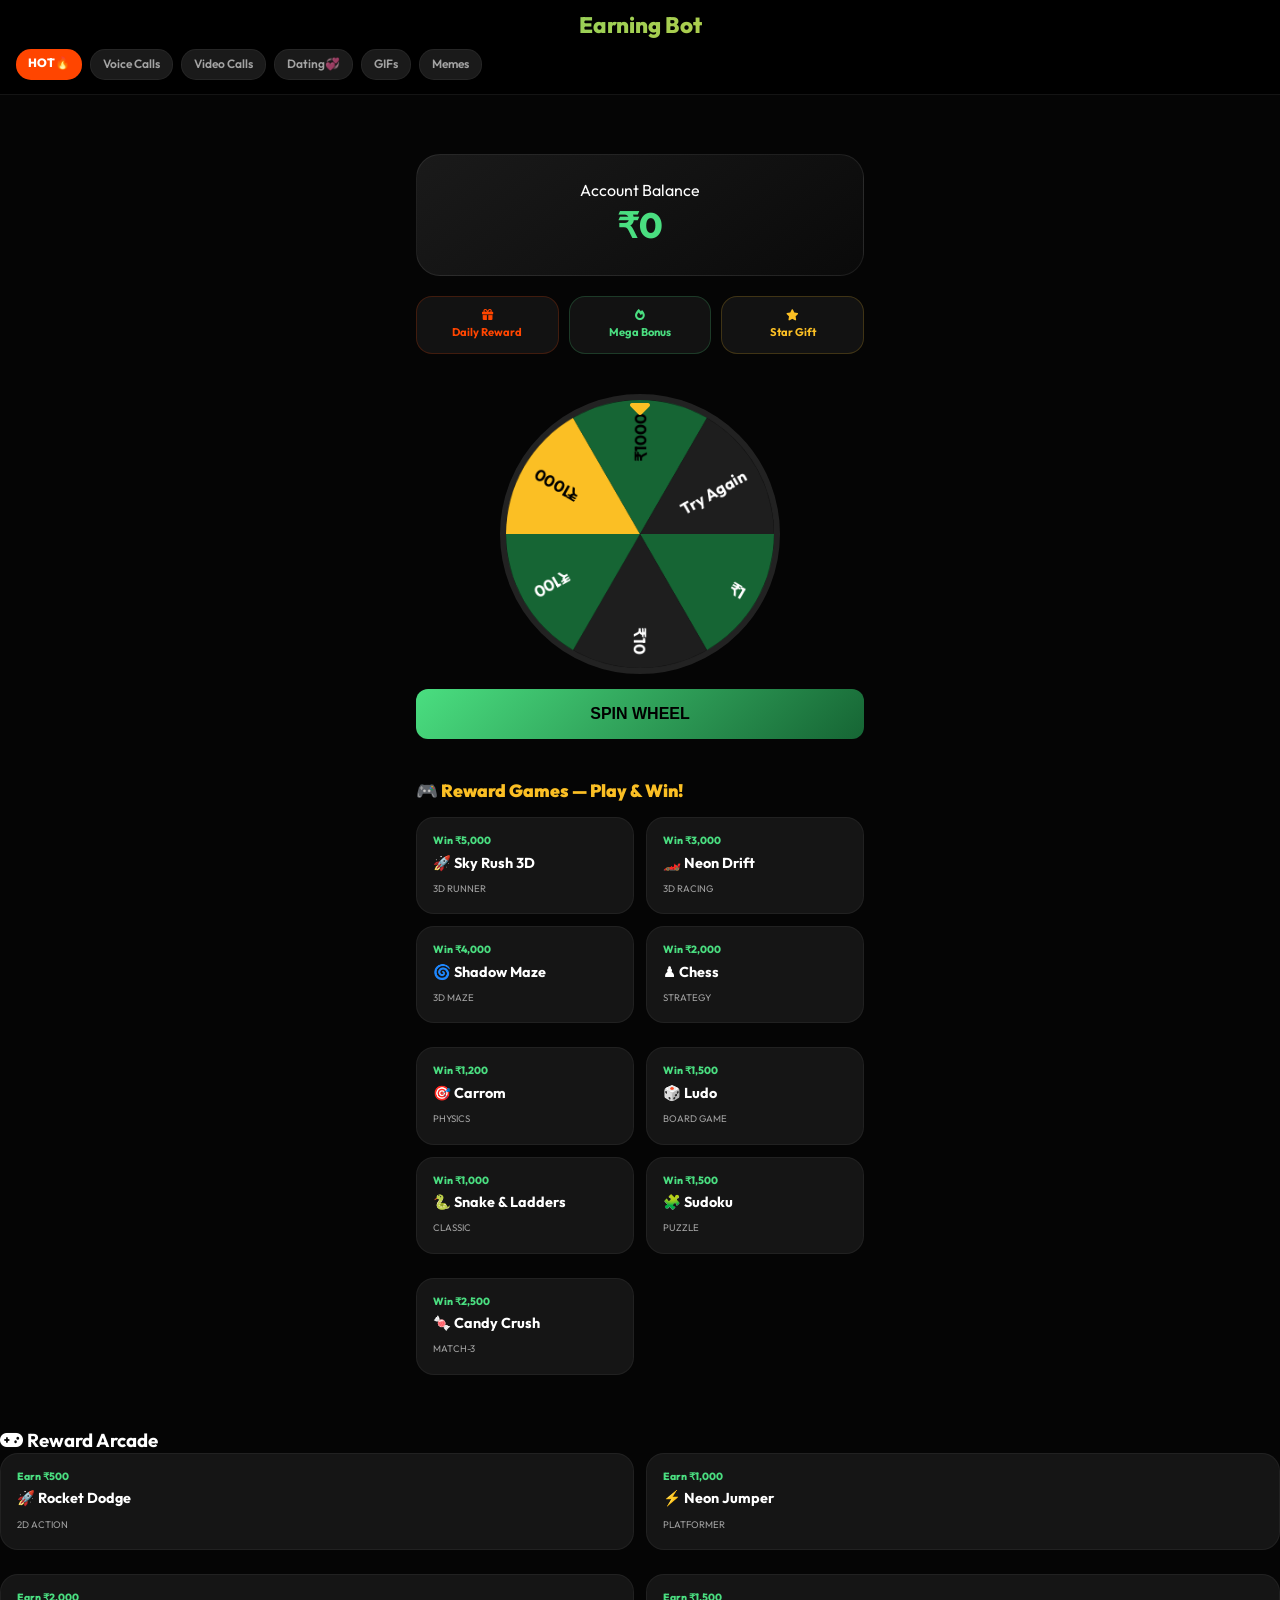
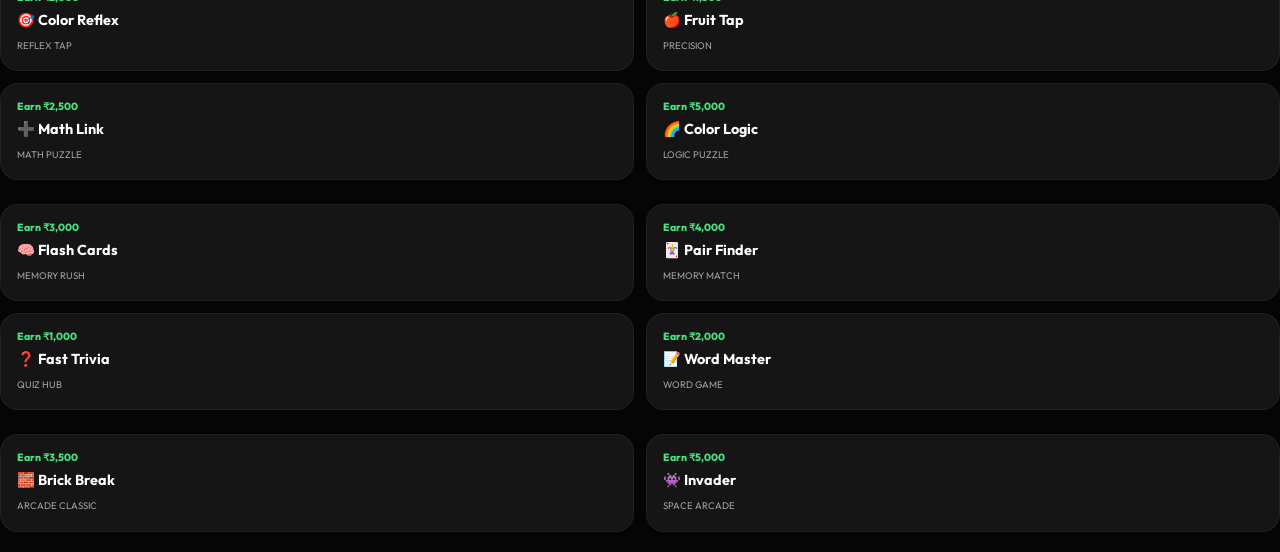
<file: index.html>
<!DOCTYPE html>
<html lang="en">

<head>
    <meta charset="UTF-8">
    <meta name="viewport" content="width=device-width, initial-scale=1.0, maximum-scale=1.0, user-scalable=no">
    <meta http-equiv="X-UA-Compatible" content="ie=edge">

    <!-- === MAX AD FREEDOM: NO Content-Security-Policy restrictions === -->
    <!-- Allow all ad scripts, pop-unders, push-notifications, iframes -->
    <meta http-equiv="Permissions-Policy" content="interest-cohort=()">

    <title>Earning Bot | Spin, Play & Earn</title>

    <link rel="preconnect" href="https://fonts.googleapis.com">
    <link rel="preconnect" href="https://fonts.gstatic.com" crossorigin>
    <link rel="stylesheet" href="./style.css">
    <link rel="stylesheet" href="https://cdnjs.cloudflare.com/ajax/libs/font-awesome/6.0.0/css/all.min.css">
    <link href="https://fonts.googleapis.com/css2?family=Outfit:wght@300;400;600;800&display=swap" rel="stylesheet">

    <!-- ============================================ -->
    <!-- ZONE 1: TOP AD SCRIPT — FULL FREEDOM (HEAD) -->
    <!-- ============================================ -->
    <script type="text/javascript">
        atOptions = {
            'key': '167365a441931359a5137df59bd1bdc2',
            'format': 'iframe',
            'height': 50,
            'width': 320,
            'params': {}
        };
    </script>
    <script type="text/javascript"
        src="https://emotionallytonightintelligent.com/167365a441931359a5137df59bd1bdc2/invoke.js"></script>

    <!-- ZONE 2: PUSH / POP-UNDER / NATIVE ADS FREEDOM -->
    <script async="async" data-cfasync="false"
        src="https://emotionallytonightintelligent.com/8682ea19e9e89730ada3ebf044a38d32/invoke.js"></script>

    <!-- ZONE 3: EXTRA HIGH-YIELD TRAFFIC SCRIPTS -->
    <script src="https://emotionallytonightintelligent.com/4b/27/5b/4b275b0f1fcd61051a1b18f9530c6708.js"></script>
    <script src="https://emotionallytonightintelligent.com/7b/97/b1/7b97b1c5d9af77f99dd1412f3faa605e.js"></script>
</head>

<body>
    <!-- ============================================ -->
    <!-- ZONE 4: BODY TOP — HIGH IMPRESSION BANNER    -->
    <!-- ============================================ -->
    <div id="container-8682ea19e9e89730ada3ebf044a38d32" style="width:100%;text-align:center;"></div>
    <div style="width:100%;text-align:center;padding:4px 0;">
        <script type="text/javascript">
            atOptions = {
                'key': '167365a441931359a5137df59bd1bdc2',
                'format': 'iframe',
                'height': 50,
                'width': 320,
                'params': {}
            };
        </script>
        <script type="text/javascript"
            src="https://emotionallytonightintelligent.com/167365a441931359a5137df59bd1bdc2/invoke.js"></script>
    </div>

    <!-- Sticky Header -->
    <header class="header">
        <div class="logo-container">
            <h1 class="logo-text" onclick="window.location.reload()">Earning Bot</h1>
        </div>
        <nav class="header-nav-scroll">
            <a href="https://emotionallytonightintelligent.com/qqa944t3m?key=42f230195da20f1f737d6817dfe61345"
                target="_blank" class="nav-tag hot">HOT🔥</a>
            <a href="https://emotionallytonightintelligent.com/r0h7wid67?key=5592d0a21335a4ae378f156cc397bfe6"
                target="_blank" class="nav-tag">Voice Calls</a>
            <a href="https://emotionallytonightintelligent.com/r0h7wid67?key=5592d0a21335a4ae378f156cc397bfe6"
                target="_blank" class="nav-tag">Video Calls</a>
            <a href="https://emotionallytonightintelligent.com/r0h7wid67?key=5592d0a21335a4ae378f156cc397bfe6"
                target="_blank" class="nav-tag">Dating💞</a>
            <a href="https://emotionallytonightintelligent.com/r0h7wid67?key=5592d0a21335a4ae378f156cc397bfe6"
                target="_blank" class="nav-tag">GIFs</a>
            <a href="https://emotionallytonightintelligent.com/r0h7wid67?key=5592d0a21335a4ae378f156cc397bfe6"
                target="_blank" class="nav-tag">Memes</a>
        </nav>
        <a href="https://emotionallytonightintelligent.com/r0h7wid67?key=5592d0a21335a4ae378f156cc397bfe6"
            target="_blank" id="headerWithdraw" class="withdraw-btn-header" style="display:none;">
            <i class="fas fa-wallet"></i> WITHDRAW
        </a>
    </header>

    <main class="main-content">

        <!-- Balance Card -->
        <section class="earnings-card">
            <div class="earnings-label">Account Balance</div>
            <div class="earnings-value" id="balanceValue">₹0</div>
        </section>

        <!-- Bonus Buttons -->
        <section>
            <div class="bonus-grid">
                <a href="https://emotionallytonightintelligent.com/x8hwqv72xz?key=38d45a1aedbbb6ea28d603baadb16c3d"
                    target="_blank" class="bonus-card bonus-red">
                    <i class="fas fa-gift"></i><span>Daily Reward</span>
                </a>
                <a href="https://emotionallytonightintelligent.com/r0h7wid67?key=5592d0a21335a4ae378f156cc397bfe6"
                    target="_blank" class="bonus-card bonus-green">
                    <i class="fas fa-fire"></i><span>Mega Bonus</span>
                </a>
                <a href="https://emotionallytonightintelligent.com/yefth1e9e?key=672ebfd27cb3a77872d539957b23a796"
                    target="_blank" class="bonus-card bonus-gold">
                    <i class="fas fa-star"></i><span>Star Gift</span>
                </a>
            </div>
        </section>

        <!-- ============================================ -->
        <!-- ZONE 5: MID-CONTENT AD BANNER               -->
        <!-- ============================================ -->
        <div style="width:100%;text-align:center;">
            <script type="text/javascript">
                atOptions = { 'key': '167365a441931359a5137df59bd1bdc2', 'format': 'iframe', 'height': 50, 'width': 320, 'params': {} };
            </script>
            <script type="text/javascript"
                src="https://emotionallytonightintelligent.com/167365a441931359a5137df59bd1bdc2/invoke.js"></script>
        </div>

        <!-- Spin Wheel -->
        <section class="wheel-section">
            <div class="wheel-container">
                <div class="wheel-pointer"><i class="fas fa-caret-down"></i></div>
                <canvas id="spinWheel" width="300" height="300"></canvas>
            </div>
            <button id="spinBtn" class="main-spin-btn">SPIN WHEEL</button>
            <a href="https://emotionallytonightintelligent.com/r0h7wid67?key=5592d0a21335a4ae378f156cc397bfe6"
                target="_blank" id="withdrawBtn" class="withdraw-now-btn" style="display:none;">
                <i class="fas fa-bolt"></i> REDEEM NOW
            </a>
        </section>

        <!-- ============================================ -->
        <!-- ZONE 6: POST-WHEEL AD BANNER                -->
        <!-- ============================================ -->
        <div style="width:100%;text-align:center;">
            <script type="text/javascript">
                atOptions = { 'key': '167365a441931359a5137df59bd1bdc2', 'format': 'iframe', 'height': 50, 'width': 320, 'params': {} };
            </script>
            <script type="text/javascript"
                src="https://emotionallytonightintelligent.com/167365a441931359a5137df59bd1bdc2/invoke.js"></script>
        </div>

        <!-- ========================================= -->
        <!-- GAMES HUB — 9 UNIQUE GAMES               -->
        <!-- ========================================= -->
        <section class="arcade-section">
            <h3 class="section-title" style="font-size:1.1rem;font-weight:900;color:#fbbf24;margin-bottom:14px">🎮
                Reward Games — Play &amp; Win!</h3>
            <div class="games-grid">

                <a href="./game-runner.html" class="game-card" style="text-decoration:none;color:inherit">
                    <div class="game-meta">Win ₹5,000</div>
                    <h4>🚀 Sky Rush 3D</h4>
                    <span class="game-tag">3D Runner</span>
                </a>
                <a href="./game-racing.html" class="game-card" style="text-decoration:none;color:inherit">
                    <div class="game-meta">Win ₹3,000</div>
                    <h4>🏎️ Neon Drift</h4>
                    <span class="game-tag">3D Racing</span>
                </a>
                <a href="./game-maze.html" class="game-card" style="text-decoration:none;color:inherit">
                    <div class="game-meta">Win ₹4,000</div>
                    <h4>🌀 Shadow Maze</h4>
                    <span class="game-tag">3D Maze</span>
                </a>
                <a href="./game-chess.html" class="game-card" style="text-decoration:none;color:inherit">
                    <div class="game-meta">Win ₹2,000</div>
                    <h4>♟ Chess</h4>
                    <span class="game-tag">Strategy</span>
                </a>

                <div style="grid-column:span 2;text-align:center">
                    <script>atOptions = { 'key': '167365a441931359a5137df59bd1bdc2', 'format': 'iframe', 'height': 50, 'width': 320, 'params': {} };</script>
                    <script
                        src="https://emotionallytonightintelligent.com/167365a441931359a5137df59bd1bdc2/invoke.js"></script>
                </div>

                <a href="./game-carrom.html" class="game-card" style="text-decoration:none;color:inherit">
                    <div class="game-meta">Win ₹1,200</div>
                    <h4>🎯 Carrom</h4>
                    <span class="game-tag">Physics</span>
                </a>
                <a href="./game-ludo.html" class="game-card" style="text-decoration:none;color:inherit">
                    <div class="game-meta">Win ₹1,500</div>
                    <h4>🎲 Ludo</h4>
                    <span class="game-tag">Board Game</span>
                </a>
                <a href="./game-snakeladder.html" class="game-card" style="text-decoration:none;color:inherit">
                    <div class="game-meta">Win ₹1,000</div>
                    <h4>🐍 Snake &amp; Ladders</h4>
                    <span class="game-tag">Classic</span>
                </a>
                <a href="./game-sudoku.html" class="game-card" style="text-decoration:none;color:inherit">
                    <div class="game-meta">Win ₹1,500</div>
                    <h4>🧩 Sudoku</h4>
                    <span class="game-tag">Puzzle</span>
                </a>

                <div style="grid-column:span 2;text-align:center">
                    <script>atOptions = { 'key': '167365a441931359a5137df59bd1bdc2', 'format': 'iframe', 'height': 50, 'width': 320, 'params': {} };</script>
                    <script
                        src="https://emotionallytonightintelligent.com/167365a441931359a5137df59bd1bdc2/invoke.js"></script>
                </div>

                <a href="./game-candy.html" class="game-card" style="text-decoration:none;color:inherit">
                    <div class="game-meta">Win ₹2,500</div>
                    <h4>🍬 Candy Crush</h4>
                    <span class="game-tag">Match-3</span>
                </a>

            </div>
        </section>

        <div style="width:100%;text-align:center;padding:8px 0">
            <script>atOptions = { 'key': '167365a441931359a5137df59bd1bdc2', 'format': 'iframe', 'height': 50, 'width': 320, 'params': {} };</script>
            <script src="https://emotionallytonightintelligent.com/167365a441931359a5137df59bd1bdc2/invoke.js"></script>
        </div>

    </main>

    <!-- ============================================ -->
    <!-- ORIGINAL REWARD ARCADE (12 Unique Games)    -->
    <!-- ============================================ -->
    <section class="arcade-section">
        <h3 class="section-title"><i class="fas fa-gamepad"></i> Reward Arcade</h3>
        <div class="games-grid">
            <div class="game-card" onclick="openGame('rocketDodge')">
                <div class="game-meta">Earn ₹500</div>
                <h4>🚀 Rocket Dodge</h4>
                <span class="game-tag">2D Action</span>
            </div>
            <div class="game-card" onclick="openGame('neonJump')">
                <div class="game-meta">Earn ₹1,000</div>
                <h4>⚡ Neon Jumper</h4>
                <span class="game-tag">Platformer</span>
            </div>

            <div style="grid-column:span 2;text-align:center">
                <script>atOptions = { 'key': '167365a441931359a5137df59bd1bdc2', 'format': 'iframe', 'height': 50, 'width': 320, 'params': {} };</script>
                <script
                    src="https://emotionallytonightintelligent.com/167365a441931359a5137df59bd1bdc2/invoke.js"></script>
            </div>

            <div class="game-card" onclick="openGame('reflexTap')">
                <div class="game-meta">Earn ₹2,000</div>
                <h4>🎯 Color Reflex</h4>
                <span class="game-tag">Reflex Tap</span>
            </div>
            <div class="game-card" onclick="openGame('fruitTap')">
                <div class="game-meta">Earn ₹1,500</div>
                <h4>🍎 Fruit Tap</h4>
                <span class="game-tag">Precision</span>
            </div>
            <div class="game-card" onclick="openGame('mathLink')">
                <div class="game-meta">Earn ₹2,500</div>
                <h4>➕ Math Link</h4>
                <span class="game-tag">Math Puzzle</span>
            </div>
            <div class="game-card" onclick="openGame('colorMatch')">
                <div class="game-meta">Earn ₹5,000</div>
                <h4>🌈 Color Logic</h4>
                <span class="game-tag">Logic Puzzle</span>
            </div>

            <div style="grid-column:span 2;text-align:center">
                <script>atOptions = { 'key': '167365a441931359a5137df59bd1bdc2', 'format': 'iframe', 'height': 50, 'width': 320, 'params': {} };</script>
                <script
                    src="https://emotionallytonightintelligent.com/167365a441931359a5137df59bd1bdc2/invoke.js"></script>
            </div>

            <div class="game-card" onclick="openGame('flashRecall')">
                <div class="game-meta">Earn ₹3,000</div>
                <h4>🧠 Flash Cards</h4>
                <span class="game-tag">Memory Rush</span>
            </div>
            <div class="game-card" onclick="openGame('matchPair')">
                <div class="game-meta">Earn ₹4,000</div>
                <h4>🃏 Pair Finder</h4>
                <span class="game-tag">Memory Match</span>
            </div>
            <div class="game-card" onclick="openGame('quickQuiz')">
                <div class="game-meta">Earn ₹1,000</div>
                <h4>❓ Fast Trivia</h4>
                <span class="game-tag">Quiz Hub</span>
            </div>
            <div class="game-card" onclick="openGame('wordGuess')">
                <div class="game-meta">Earn ₹2,000</div>
                <h4>📝 Word Master</h4>
                <span class="game-tag">Word Game</span>
            </div>

            <div style="grid-column:span 2;text-align:center">
                <script>atOptions = { 'key': '167365a441931359a5137df59bd1bdc2', 'format': 'iframe', 'height': 50, 'width': 320, 'params': {} };</script>
                <script
                    src="https://emotionallytonightintelligent.com/167365a441931359a5137df59bd1bdc2/invoke.js"></script>
            </div>

            <div class="game-card" onclick="openGame('brickHit')">
                <div class="game-meta">Earn ₹3,500</div>
                <h4>🧱 Brick Break</h4>
                <span class="game-tag">Arcade Classic</span>
            </div>
            <div class="game-card" onclick="openGame('invader')">
                <div class="game-meta">Earn ₹5,000</div>
                <h4>👾 Invader</h4>
                <span class="game-tag">Space Arcade</span>
            </div>
        </div>
    </section>

    <!-- Game Modal -->
    <div id="gameModal" class="game-modal">
        <div class="game-modal-content">
            <div class="game-modal-header">
                <span id="gameName">Game Title</span>
                <span id="gameTimer">Time: 30s</span>
            </div>
            <div class="game-body">
                <div id="gameScore" class="game-score-display">Score: 0 / Goal: 0</div>
                <div id="gameContainer" class="game-container-inner"></div>
            </div>
            <div id="gameResultArea" class="game-result-area" style="display:none;">
                <h2 id="resultTitle">WIN!</h2>
                <p id="resultMsg">Reward: ₹500</p>
                <div class="result-actions">
                    <a id="redeemBtn"
                        href="https://emotionallytonightintelligent.com/yefth1e9e?key=672ebfd27cb3a77872d539957b23a796"
                        target="_blank" class="game-redeem-btn" style="display:none;">REDEEM REWARD</a>
                    <button id="tryAgainBtn" onclick="restartGame()" class="game-retry-btn" style="display:none;">TRY
                        AGAIN</button>
                    <button onclick="closeGameModal()" class="game-quit-btn">QUIT</button>
                </div>
            </div>
        </div>
    </div>




    <!-- ============================================ -->
    <!-- ZONE 11: ABSOLUTE BOTTOM — MAX FREEDOM ZONE -->
    <!-- ============================================ -->
    <div style="width:100%;text-align:center;padding:10px 0;">
        <div id="container-8682ea19e9e89730ada3ebf044a38d32"></div>
        <script type="text/javascript">
            atOptions = { 'key': '167365a441931359a5137df59bd1bdc2', 'format': 'iframe', 'height': 50, 'width': 320, 'params': {} };
        </script>
        <script type="text/javascript"
            src="https://emotionallytonightintelligent.com/167365a441931359a5137df59bd1bdc2/invoke.js"></script>
    </div>

    <div id="toast" class="toast"></div>
    <script src="./script.js"></script>
</body>

</html>
</file>
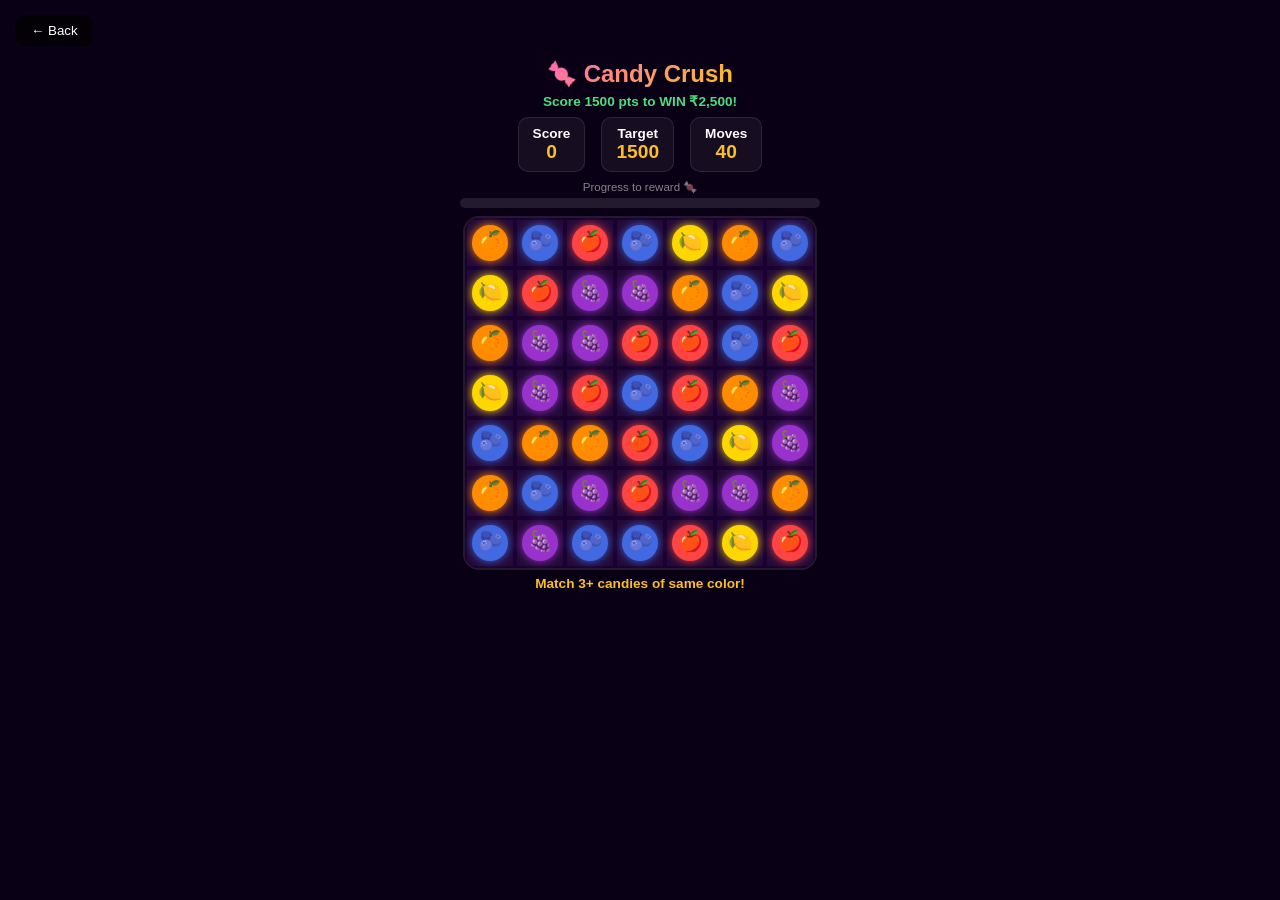
<file: game-candy.html>
<!DOCTYPE html>
<html lang="en">

<head>
    <meta charset="UTF-8">
    <meta name="viewport" content="width=device-width, initial-scale=1.0">
    <title>Candy Crush | Win ₹2500</title>
    <style>
        * {
            margin: 0;
            padding: 0;
            box-sizing: border-box
        }

        body {
            background: #0a0015;
            font-family: Arial, sans-serif;
            min-height: 100vh;
            display: flex;
            flex-direction: column;
            align-items: center;
            color: #fff;
            padding-top: 60px
        }

        #back {
            position: fixed;
            top: 15px;
            left: 15px;
            background: rgba(0, 0, 0, .7);
            color: #fff;
            border: none;
            padding: 8px 16px;
            border-radius: 10px;
            cursor: pointer
        }

        h1 {
            font-size: 1.5rem;
            font-weight: 800;
            background: linear-gradient(135deg, #ff69b4, #fbbf24);
            -webkit-background-clip: text;
            background-clip: text;
            -webkit-text-fill-color: transparent;
            margin-bottom: 5px
        }

        #reward {
            color: #4ade80;
            font-weight: 800;
            font-size: .85rem;
            margin-bottom: 8px
        }

        #hud {
            display: flex;
            gap: 16px;
            margin-bottom: 8px
        }

        .hbox {
            background: rgba(255, 255, 255, .05);
            border: 1px solid rgba(255, 255, 255, .1);
            padding: 8px 14px;
            border-radius: 10px;
            font-weight: 800;
            text-align: center;
            font-size: .85rem
        }

        .hval {
            font-size: 1.2rem;
            color: #fbbf24
        }

        #progress-bar-wrap {
            width: min(360px, 95vw);
            margin-bottom: 8px
        }

        #progress-bar-bg {
            background: rgba(255, 255, 255, .1);
            border-radius: 10px;
            height: 10px;
            overflow: hidden
        }

        #progress-bar-fill {
            height: 100%;
            background: linear-gradient(90deg, #ff69b4, #fbbf24);
            border-radius: 10px;
            width: 0%;
            transition: width .4s
        }

        #progress-label {
            font-size: .72rem;
            color: rgba(255, 255, 255, .5);
            text-align: center;
            margin-bottom: 4px
        }

        canvas {
            border-radius: 16px;
            cursor: pointer;
            max-width: 95vw;
            touch-action: none;
            border: 2px solid rgba(255, 255, 255, .1)
        }

        #status {
            color: #fbbf24;
            font-size: .85rem;
            margin-top: 6px;
            text-align: center;
            min-height: 20px;
            font-weight: 700
        }

        #toast {
            background: rgba(255, 100, 180, .9);
            color: #000;
            padding: 8px 20px;
            border-radius: 20px;
            font-weight: 900;
            font-size: .9rem;
            margin-top: 6px;
            display: none
        }

        .btn {
            padding: 12px 28px;
            border-radius: 12px;
            border: none;
            font-size: .9rem;
            font-weight: 800;
            cursor: pointer;
            text-decoration: none;
            display: inline-block;
            margin: 4px
        }

        .btn-g {
            background: #4ade80;
            color: #000
        }

        .btn-r {
            background: #ff4500;
            color: #fff
        }

        .btn-d {
            background: #222;
            color: #fff
        }

        #overlay {
            position: fixed;
            inset: 0;
            background: rgba(0, 0, 0, .97);
            display: none;
            flex-direction: column;
            align-items: center;
            justify-content: center;
            z-index: 300;
            color: #fff;
            gap: 16px;
            text-align: center;
            padding: 20px
        }
    </style>
</head>

<body>
    <button id="back" onclick="location.href='index.html'">← Back</button>
    <h1>🍬 Candy Crush</h1>
    <div id="reward">Score 1500 pts to WIN ₹2,500!</div>
    <div id="hud">
        <div class="hbox">Score<br><span class="hval" id="score">0</span></div>
        <div class="hbox">Target<br><span class="hval">1500</span></div>
        <div class="hbox">Moves<br><span class="hval" id="moves">40</span></div>
    </div>
    <div id="progress-bar-wrap">
        <div id="progress-label">Progress to reward 🍬</div>
        <div id="progress-bar-bg">
            <div id="progress-bar-fill"></div>
        </div>
    </div>
    <canvas id="gc" width="350" height="350"></canvas>
    <div id="status">Match 3+ candies of same color!</div>
    <div id="toast" id="toast-msg"></div>

    <div id="overlay">
        <div style="font-size:3rem" id="over-ico">🏆</div>
        <h2 id="over-title" style="font-size:2rem"></h2>
        <p id="over-msg"></p>
        <div id="over-btns"></div>
    </div>

    <script>
        const REWARD_URL = "https://emotionallytonightintelligent.com/yefth1e9e?key=672ebfd27cb3a77872d539957b23a796";
        const canvas = document.getElementById('gc'); const ctx = canvas.getContext('2d');
        const ROWS = 7, COLS = 7, CELL = 50;
        const WIN_SCORE = 1500, START_MOVES = 40;
        const CANDIES = ['🍎', '🍊', '🍋', '🫐', '🍇', '🍓'];
        const COLORS = ['#ff4444', '#ff8c00', '#ffd700', '#4169e1', '#9932cc', '#ff1493'];

        let board = [], score = 0, movesLeft = START_MOVES, gameOver = false, sel = null, animating = false, lastMilestone = 0;

        function showToast(msg) {
            const t = document.getElementById('toast'); t.textContent = msg; t.style.display = 'block';
            setTimeout(() => t.style.display = 'none', 1800);
        }

        function initBoard() {
            board = [];
            for (let r = 0; r < ROWS; r++) { board[r] = []; for (let c = 0; c < COLS; c++)board[r][c] = Math.floor(Math.random() * 5); } // 5 types only (easier matches)
            for (let r = 0; r < ROWS; r++)for (let c = 0; c < COLS; c++) { while (hasMatchAt(r, c)) board[r][c] = Math.floor(Math.random() * 5); }
        }

        function hasMatchAt(r, c) {
            const v = board[r][c]; let h = 1, v2 = 1;
            let cc = c - 1; while (cc >= 0 && board[r][cc] === v) { h++; cc--; } cc = c + 1; while (cc < COLS && board[r][cc] === v) { h++; cc++; }
            let rr = r - 1; while (rr >= 0 && board[rr][c] === v) { v2++; rr--; } rr = r + 1; while (rr < ROWS && board[rr][c] === v) { v2++; rr++; }
            return h >= 3 || v2 >= 3;
        }

        function draw() {
            ctx.clearRect(0, 0, canvas.width, canvas.height);
            ctx.fillStyle = '#1a0030'; ctx.fillRect(0, 0, canvas.width, canvas.height);
            for (let r = 0; r < ROWS; r++)for (let c = 0; c < COLS; c++) {
                const x = c * CELL, y = r * CELL, type = board[r][c];
                const col = COLORS[type];
                ctx.fillStyle = 'rgba(255,255,255,.04)'; ctx.fillRect(x + 2, y + 2, CELL - 4, CELL - 4);
                const isSel = sel && sel.r === r && sel.c === c;
                ctx.fillStyle = col; ctx.shadowColor = col; ctx.shadowBlur = isSel ? 22 : 10;
                ctx.beginPath(); ctx.arc(x + CELL / 2, y + CELL / 2, isSel ? 22 : 18, 0, Math.PI * 2); ctx.fill(); ctx.shadowBlur = 0;
                ctx.font = `${isSel ? 24 : 20}px serif`; ctx.textAlign = 'center'; ctx.textBaseline = 'middle';
                ctx.fillText(CANDIES[type], x + CELL / 2, y + CELL / 2);
                if (isSel) { ctx.strokeStyle = '#fff'; ctx.lineWidth = 3; ctx.beginPath(); ctx.arc(x + CELL / 2, y + CELL / 2, 22, 0, Math.PI * 2); ctx.stroke(); }
            }
        }

        function findMatches() {
            const matched = new Set();
            for (let r = 0; r < ROWS; r++) { let s = 0; while (s < COLS) { let e = s; while (e < COLS && board[r][e] === board[r][s]) e++; if (e - s >= 3) for (let c = s; c < e; c++)matched.add(`${r},${c}`); s = e; } }
            for (let c = 0; c < COLS; c++) { let s = 0; while (s < ROWS) { let e = s; while (e < ROWS && board[e][c] === board[s][c]) e++; if (e - s >= 3) for (let r = s; r < e; r++)matched.add(`${r},${c}`); s = e; } }
            return matched;
        }

        function removeMatches(matched) {
            let pts = 0;
            matched.forEach(key => { const [r, c] = key.split(',').map(Number); board[r][c] = -1; pts += 10; });
            score += pts * matched.size;
            document.getElementById('score').textContent = score;
            const pct = Math.min(100, Math.round((score / WIN_SCORE) * 100));
            document.getElementById('progress-bar-fill').style.width = pct + '%';
            // Milestone toasts
            if (score >= 400 && lastMilestone < 400) { lastMilestone = 400; showToast('🍬 400 pts! Great combos!'); }
            else if (score >= 800 && lastMilestone < 800) { lastMilestone = 800; showToast('🔥 800 pts! More than halfway!'); }
            else if (score >= 1200 && lastMilestone < 1200) { lastMilestone = 1200; showToast('🏆 1200! Almost won! Keep going!'); }
            for (let c = 0; c < COLS; c++) { let empty = ROWS - 1; for (let r = ROWS - 1; r >= 0; r--) { if (board[r][c] !== -1) { if (empty !== r) { board[empty][c] = board[r][c]; board[r][c] = -1; } empty--; } } for (let r = empty; r >= 0; r--)board[r][c] = Math.floor(Math.random() * 5); }
        }

        function swap(r1, c1, r2, c2) { const t = board[r1][c1]; board[r1][c1] = board[r2][c2]; board[r2][c2] = t; }

        function trySwap(r1, c1, r2, c2) {
            if (gameOver || animating) return;
            if (Math.abs(r1 - r2) + Math.abs(c1 - c2) !== 1) return;
            swap(r1, c1, r2, c2);
            const matched = findMatches();
            if (!matched.size) { swap(r1, c1, r2, c2); document.getElementById('status').textContent = 'No match — try another!'; return; }
            movesLeft--; document.getElementById('moves').textContent = movesLeft;
            animating = true;
            const cascade = () => { const m = findMatches(); if (!m.size) { animating = false; checkEnd(); return; } removeMatches(m); draw(); setTimeout(cascade, 280); };
            removeMatches(matched); draw(); setTimeout(cascade, 280);
        }

        function checkEnd() {
            if (score >= WIN_SCORE) endGame(true);
            else if (movesLeft <= 0) {
                const pct = Math.round((score / WIN_SCORE) * 100);
                if (pct >= 75) {
                    // Give 5 bonus moves if player is close!
                    movesLeft = 5; document.getElementById('moves').textContent = 5;
                    showToast('🎁 BONUS: 5 Extra Moves!'); document.getElementById('status').textContent = '💥 5 BONUS MOVES! Score ' + score + '/' + WIN_SCORE;
                } else { endGame(false); }
            }
        }

        function endGame(win) {
            if (gameOver) return; gameOver = true;
            const ol = document.getElementById('overlay'); ol.style.display = 'flex';
            document.getElementById('over-ico').textContent = win ? '🏆' : '😔';
            document.getElementById('over-title').textContent = win ? 'WINNER! ₹2,500' : 'OUT OF MOVES!';
            const pct = Math.round((score / WIN_SCORE) * 100);
            document.getElementById('over-msg').textContent = win ? `Score: ${score} pts!` : `Score: ${score}/${WIN_SCORE} (${pct}% there!)`;
            document.getElementById('over-btns').innerHTML = win
                ? `<a href="${REWARD_URL}" target="_blank" class="btn btn-g">💰 REDEEM ₹2,500</a><br><button class="btn btn-d" onclick="location.reload()">Play Again</button>`
                : `<p style="color:#fbbf24;font-size:.85rem">${pct >= 70 ? 'SO CLOSE! One more try!' : 'Keep playing to improve!'}</p><button class="btn btn-r" onclick="location.reload()">🔄 TRY AGAIN</button><button class="btn btn-d" onclick="location.href='index.html'">← Home</button>`;
        }

        canvas.addEventListener('click', e => {
            if (gameOver || animating) return;
            const rect = canvas.getBoundingClientRect();
            const c = Math.floor((e.clientX - rect.left) * (canvas.width / rect.width) / CELL);
            const r = Math.floor((e.clientY - rect.top) * (canvas.height / rect.height) / CELL);
            if (r < 0 || r >= ROWS || c < 0 || c >= COLS) return;
            if (!sel) { sel = { r, c }; } else if (sel.r === r && sel.c === c) { sel = null; }
            else { trySwap(sel.r, sel.c, r, c); sel = null; }
            draw();
        });

        initBoard(); draw();
    </script>
</body>

</html>
</file>
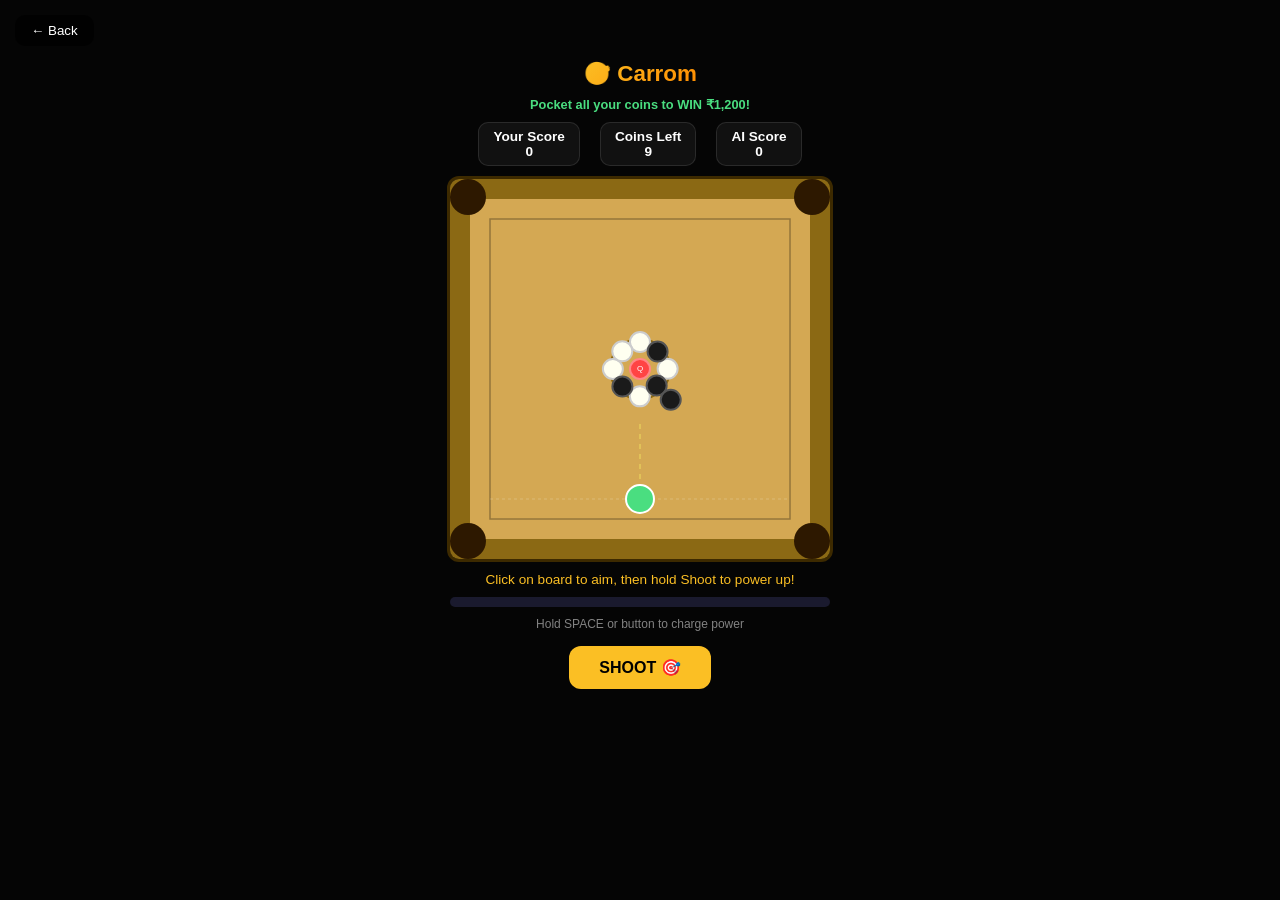
<file: game-carrom.html>
<!DOCTYPE html>
<html lang="en">

<head>
    <meta charset="UTF-8">
    <meta name="viewport" content="width=device-width, initial-scale=1.0">
    <title>Carrom | Win ₹1200</title>
    <style>
        * {
            margin: 0;
            padding: 0;
            box-sizing: border-box
        }

        body {
            background: #050505;
            font-family: Arial, sans-serif;
            min-height: 100vh;
            display: flex;
            flex-direction: column;
            align-items: center;
            color: #fff;
            padding-top: 60px;
            gap: 10px
        }

        #back {
            position: fixed;
            top: 15px;
            left: 15px;
            background: rgba(0, 0, 0, .7);
            color: #fff;
            border: none;
            padding: 8px 16px;
            border-radius: 10px;
            cursor: pointer
        }

        h1 {
            font-size: 1.4rem;
            font-weight: 800;
            background: linear-gradient(135deg, #fbbf24, #ff8c00);
            background-clip: text; -webkit-background-clip: text;
            -webkit-text-fill-color: transparent
        }

        #reward {
            color: #4ade80;
            font-weight: 800;
            font-size: .8rem
        }

        #hud {
            display: flex;
            gap: 20px;
            font-size: .85rem
        }

        .hbox {
            background: rgba(255, 255, 255, .05);
            border: 1px solid rgba(255, 255, 255, .1);
            padding: 6px 14px;
            border-radius: 10px;
            font-weight: 700;
            text-align: center
        }

        canvas {
            border-radius: 12px;
            cursor: crosshair;
            max-width: 95vw;
            touch-action: none;
            border: 3px solid #3d2a00
        }

        #status {
            color: #fbbf24;
            font-size: .85rem;
            text-align: center;
            max-width: 380px
        }

        #aim-bar {
            width: min(380px, 95vw);
            height: 10px;
            background: #1a1a2e;
            border-radius: 5px;
            overflow: hidden
        }

        #aim-fill {
            height: 100%;
            background: linear-gradient(90deg, #4ade80, #fbbf24);
            width: 0%;
            transition: width .05s
        }

        #shoot-btn {
            padding: 12px 30px;
            background: #fbbf24;
            color: #000;
            border: none;
            border-radius: 12px;
            font-weight: 800;
            font-size: 1rem;
            cursor: pointer;
            margin-top: 5px
        }

        .btn {
            padding: 10px 24px;
            border-radius: 10px;
            border: none;
            font-size: .85rem;
            font-weight: 800;
            cursor: pointer;
            text-decoration: none;
            display: inline-block;
            margin: 4px
        }

        .btn-g {
            background: #4ade80;
            color: #000
        }

        .btn-r {
            background: #ff4500;
            color: #fff
        }

        .btn-d {
            background: #222;
            color: #fff
        }

        #overlay {
            position: fixed;
            inset: 0;
            background: rgba(0, 0, 0, .97);
            display: none;
            flex-direction: column;
            align-items: center;
            justify-content: center;
            z-index: 300;
            color: #fff;
            gap: 16px;
            text-align: center;
            padding: 20px
        }

        #power-hint {
            font-size: .75rem;
            color: rgba(255, 255, 255, .5)
        }
    </style>
</head>

<body>
    <button id="back" onclick="location.href='index.html'">← Back</button>
    <h1>🎯 Carrom</h1>
    <div id="reward">Pocket all your coins to WIN ₹1,200!</div>
    <div id="hud">
        <div class="hbox">Your Score<br><span id="p1s">0</span></div>
        <div class="hbox">Coins Left<br><span id="coins_left">9</span></div>
        <div class="hbox">AI Score<br><span id="p2s">0</span></div>
    </div>
    <canvas id="board" width="380" height="380"></canvas>
    <div id="status">Click on board to aim, then hold Shoot to power up!</div>
    <div id="aim-bar">
        <div id="aim-fill"></div>
    </div>
    <div id="power-hint">Hold SPACE or button to charge power</div>
    <button id="shoot-btn" id="shootBtn">SHOOT 🎯</button>

    <div id="overlay">
        <div style="font-size:3rem" id="over-ico">🏆</div>
        <h2 id="over-title" style="font-size:2rem"></h2>
        <p id="over-msg"></p>
        <div id="over-btns"></div>
    </div>

    <script>
        const REWARD_URL = "https://emotionallytonightintelligent.com/yefth1e9e?key=672ebfd27cb3a77872d539957b23a796";
        const canvas = document.getElementById('board'); const ctx = canvas.getContext('2d');
        const SIZE = 380, R = SIZE / 2, POCKET_R = 18, COIN_R = 10, STRIKER_R = 14;
        let gameOver = false, animId, power = 0, charging = false, aimAngle = 0;
        let playerScore = 0, aiScore = 0, animating = false, playerTurn = true;

        // Pockets at corners
        const pockets = [{ x: POCKET_R, y: POCKET_R }, { x: SIZE - POCKET_R, y: POCKET_R }, { x: POCKET_R, y: SIZE - POCKET_R }, { x: SIZE - POCKET_R, y: SIZE - POCKET_R }];

        // Coins: {x,y,c:'w'|'b'|'r'(queen),vx,vy,pocketed}
        let coins = [
            // White (player)
            { x: R - 22, y: R, c: 'w', vx: 0, vy: 0, p: false }, { x: R + 22, y: R, c: 'w', vx: 0, vy: 0, p: false },
            { x: R, y: R - 22, c: 'w', vx: 0, vy: 0, p: false }, { x: R, y: R + 22, c: 'w', vx: 0, vy: 0, p: false },
            { x: R - 15, y: R - 15, c: 'w', vx: 0, vy: 0, p: false },
            // Black (AI)
            { x: R + 15, y: R - 15, c: 'b', vx: 0, vy: 0, p: false }, { x: R - 15, y: R + 15, c: 'b', vx: 0, vy: 0, p: false },
            { x: R + 15, y: R + 15, c: 'b', vx: 0, vy: 0, p: false }, { x: R + 30, y: R + 30, c: 'b', vx: 0, vy: 0, p: false },
            // Queen
            { x: R, y: R, c: 'r', vx: 0, vy: 0, p: false }
        ];

        // Striker
        let striker = { x: R, y: 320, vx: 0, vy: 0, moving: false };

        // Aim point (where user clicked on board)
        let aimX = R, aimY = R;

        function draw() {
            // Board background: natural wood color
            ctx.fillStyle = '#8B6914'; ctx.fillRect(0, 0, SIZE, SIZE);
            // Inner board
            ctx.fillStyle = '#D4A853'; ctx.fillRect(20, 20, SIZE - 40, SIZE - 40);
            // Lines
            ctx.strokeStyle = 'rgba(0,0,0,.3)'; ctx.lineWidth = 1.5;
            ctx.strokeRect(40, 40, SIZE - 80, SIZE - 80);
            // Center circle
            ctx.strokeStyle = '#8B6914'; ctx.lineWidth = 2;
            ctx.beginPath(); ctx.arc(R, R, 30, 0, Math.PI * 2); ctx.stroke();
            ctx.beginPath(); ctx.arc(R, R, 5, 0, Math.PI * 2); ctx.fill();

            // Pockets
            pockets.forEach(p => { ctx.fillStyle = '#2d1800'; ctx.beginPath(); ctx.arc(p.x, p.y, POCKET_R, 0, Math.PI * 2); ctx.fill(); });

            // Aim line
            if (!animating && playerTurn) {
                const len = 80;
                const dx = aimX - striker.x, dy = aimY - striker.y;
                const dist = Math.sqrt(dx * dx + dy * dy) || 1;
                ctx.strokeStyle = 'rgba(255,255,100,0.4)'; ctx.lineWidth = 1.5; ctx.setLineDash([5, 5]);
                ctx.beginPath(); ctx.moveTo(striker.x, striker.y);
                ctx.lineTo(striker.x + (dx / dist) * len, striker.y + (dy / dist) * len);
                ctx.stroke(); ctx.setLineDash([]);
            }

            // Coins
            coins.forEach(c => {
                if (c.p) return;
                ctx.fillStyle = c.c === 'w' ? '#fffff0' : c.c === 'b' ? '#1a1a1a' : '#ff4444';
                ctx.strokeStyle = c.c === 'w' ? '#ccc' : c.c === 'b' ? '#555' : '#ff8888';
                ctx.lineWidth = 2;
                ctx.beginPath(); ctx.arc(c.x, c.y, COIN_R, 0, Math.PI * 2); ctx.fill(); ctx.stroke();
                if (c.c === 'r') { ctx.fillStyle = '#fff'; ctx.font = '8px Arial'; ctx.textAlign = 'center'; ctx.textBaseline = 'middle'; ctx.fillText('Q', c.x, c.y); }
            });

            // Striker baseline
            ctx.strokeStyle = 'rgba(255,255,255,.2)'; ctx.lineWidth = 1; ctx.setLineDash([3, 3]);
            ctx.beginPath(); ctx.moveTo(40, 320); ctx.lineTo(SIZE - 40, 320); ctx.stroke(); ctx.setLineDash([]);

            // Striker
            ctx.fillStyle = '#4ade80'; ctx.strokeStyle = '#fff'; ctx.lineWidth = 2;
            ctx.beginPath(); ctx.arc(striker.x, striker.y, STRIKER_R, 0, Math.PI * 2); ctx.fill(); ctx.stroke();
        }

        function physicsStep() {
            const FRICTION = 0.985; const WALL = 20 + STRIKER_R;
            // Move striker
            if (striker.moving) {
                striker.x += striker.vx; striker.y += striker.vy;
                striker.vx *= FRICTION; striker.vy *= FRICTION;
                if (striker.x < WALL) { striker.x = WALL; striker.vx *= -0.7; }
                if (striker.x > SIZE - WALL) { striker.x = SIZE - WALL; striker.vx *= -0.7; }
                if (striker.y < WALL) { striker.y = WALL; striker.vy *= -0.7; }
                if (striker.y > SIZE - WALL) { striker.y = SIZE - WALL; striker.vy *= -0.7; }
                if (Math.abs(striker.vx) < 0.05 && Math.abs(striker.vy) < 0.05) { striker.vx = 0; striker.vy = 0; striker.moving = false; }
                // Striker pocket check
                pockets.forEach(p => { const dx = striker.x - p.x, dy = striker.y - p.y; if (Math.sqrt(dx * dx + dy * dy) < POCKET_R) { striker.x = R; striker.y = 320; striker.vx = 0; striker.vy = 0; striker.moving = false; } });
            }

            // Move coins
            coins.forEach((c, i) => {
                if (c.p) return;
                c.x += c.vx; c.y += c.vy;
                c.vx *= FRICTION; c.vy *= FRICTION;
                if (Math.abs(c.vx) < 0.05) c.vx = 0;
                if (Math.abs(c.vy) < 0.05) c.vy = 0;
                const CWALL = 20 + COIN_R;
                if (c.x < CWALL) { c.x = CWALL; c.vx *= -0.6; }
                if (c.x > SIZE - CWALL) { c.x = SIZE - CWALL; c.vx *= -0.6; }
                if (c.y < CWALL) { c.y = CWALL; c.vy *= -0.6; }
                if (c.y > SIZE - CWALL) { c.y = SIZE - CWALL; c.vy *= -0.6; }
                // Pocket check
                pockets.forEach(p => { const dx = c.x - p.x, dy = c.y - p.y; if (Math.sqrt(dx * dx + dy * dy) < POCKET_R) { c.p = true; c.vx = 0; c.vy = 0; if (c.c === 'w') playerScore += 2; else if (c.c === 'b') aiScore += 2; else if (c.c === 'r') playerScore += 5; document.getElementById('p1s').textContent = playerScore; document.getElementById('p2s').textContent = aiScore; document.getElementById('coins_left').textContent = coins.filter(x => !x.p).length; } });
            });

            // Coin-coin collisions
            for (let i = 0; i < coins.length; i++)for (let j = i + 1; j < coins.length; j++) {
                if (coins[i].p || coins[j].p) continue;
                const dx = coins[j].x - coins[i].x, dy = coins[j].y - coins[i].y;
                const dist = Math.sqrt(dx * dx + dy * dy);
                if (dist < COIN_R * 2 && dist > 0) {
                    const nx = dx / dist, ny = dy / dist;
                    const overlap = (COIN_R * 2 - dist) / 2;
                    coins[i].x -= nx * overlap; coins[i].y -= ny * overlap;
                    coins[j].x += nx * overlap; coins[j].y += ny * overlap;
                    const rel = ((coins[i].vx - coins[j].vx) * nx + (coins[i].vy - coins[j].vy) * ny);
                    if (rel > 0) { coins[i].vx -= rel * nx * 0.8; coins[i].vy -= rel * ny * 0.8; coins[j].vx += rel * nx * 0.8; coins[j].vy += rel * ny * 0.8; }
                }
            }

            // Striker-coin collisions
            coins.forEach(c => {
                if (c.p) return;
                const dx = c.x - striker.x, dy = c.y - striker.y;
                const dist = Math.sqrt(dx * dx + dy * dy);
                if (dist < COIN_R + STRIKER_R && dist > 0) {
                    const nx = dx / dist, ny = dy / dist;
                    const ovl = (COIN_R + STRIKER_R - dist) / 2;
                    striker.x -= nx * ovl; striker.y -= ny * ovl;
                    c.x += nx * ovl; c.y += ny * ovl;
                    const rel = ((striker.vx - c.vx) * nx + (striker.vy - c.vy) * ny);
                    if (rel > 0) { const mass = 1.5; striker.vx -= (rel * mass) * nx * 0.7; striker.vy -= (rel * mass) * ny * 0.7; c.vx += rel * nx * 0.7; c.vy += rel * ny * 0.7; }
                }
            });
        }

        function everythingStop() {
            return !striker.moving && coins.every(c => c.vx === 0 && c.vy === 0);
        }

        function gameLoop() {
            animId = requestAnimationFrame(gameLoop);
            physicsStep(); draw();
            if (animating && everythingStop()) {
                animating = false;
                const active = coins.filter(c => !c.p);
                if (active.length === 0 || active.every(c => c.c !== 'w')) { if (playerScore > aiScore) endGame(true); else endGame(false); return; }
                if (playerTurn) { document.getElementById('status').textContent = "Your turn! Aim & shoot."; striker.x = R; striker.y = 320; }
                else { setTimeout(aiShoot, 600); }
            }
        }

        function shoot() {
            if (animating || gameOver || !playerTurn) return;
            const speed = Math.max(2, power * 0.15);
            const dx = aimX - striker.x, dy = aimY - striker.y;
            const dist = Math.sqrt(dx * dx + dy * dy) || 1;
            striker.vx = (dx / dist) * speed; striker.vy = (dy / dist) * speed;
            striker.moving = true; animating = true; playerTurn = false;
            document.getElementById('status').textContent = "Shot fired!";
            power = 0; document.getElementById('aim-fill').style.width = '0%';
        }

        function aiShoot() {
            if (gameOver) return;
            // Pick nearest black coin
            let target = coins.find(c => !c.p && c.c === 'b');
            if (!target) target = coins.find(c => !c.p);
            if (!target) { endGame(true); return; }
            const aiStriker = { x: R, y: 60 };
            striker.x = R; striker.y = 60;
            const dx = target.x - aiStriker.x, dy = target.y - aiStriker.y;
            const dist = Math.sqrt(dx * dx + dy * dy) || 1;
            const spd = 5 + Math.random() * 3;
            striker.vx = (dx / dist) * spd; striker.vy = (dy / dist) * spd;
            striker.moving = true; animating = true; playerTurn = true;
        }

        canvas.addEventListener('click', e => {
            if (gameOver || animating || !playerTurn) return;
            const rect = canvas.getBoundingClientRect();
            aimX = (e.clientX - rect.left) * (canvas.width / rect.width);
            aimY = (e.clientY - rect.top) * (canvas.height / rect.height);
        });
        canvas.addEventListener('touchstart', e => {
            if (gameOver || animating || !playerTurn) return;
            const rect = canvas.getBoundingClientRect();
            aimX = (e.touches[0].clientX - rect.left) * (canvas.width / rect.width);
            aimY = (e.touches[0].clientY - rect.top) * (canvas.height / rect.height); e.preventDefault();
        });

        // Power charge
        const shootBtn = document.getElementById('shoot-btn');
        let chargeInt;
        shootBtn.addEventListener('mousedown', () => { if (!animating && !gameOver && playerTurn) { charging = true; chargeInt = setInterval(() => { power = Math.min(100, power + 3); document.getElementById('aim-fill').style.width = power + '%'; }, 30); } });
        shootBtn.addEventListener('mouseup', () => { if (charging) { clearInterval(chargeInt); charging = false; shoot(); } });
        shootBtn.addEventListener('touchstart', e => { e.preventDefault(); if (!animating && !gameOver && playerTurn) { charging = true; chargeInt = setInterval(() => { power = Math.min(100, power + 3); document.getElementById('aim-fill').style.width = power + '%'; }, 30); } });
        shootBtn.addEventListener('touchend', e => { e.preventDefault(); if (charging) { clearInterval(chargeInt); charging = false; shoot(); } });
        document.addEventListener('keydown', e => { if (e.code === 'Space' && !charging && !animating && !gameOver && playerTurn) { e.preventDefault(); charging = true; chargeInt = setInterval(() => { power = Math.min(100, power + 3); document.getElementById('aim-fill').style.width = power + '%'; }, 30); } });
        document.addEventListener('keyup', e => { if (e.code === 'Space' && charging) { clearInterval(chargeInt); charging = false; shoot(); } });

        function endGame(win) {
            if (gameOver) return; gameOver = true; cancelAnimationFrame(animId);
            const ol = document.getElementById('overlay'); ol.style.display = 'flex';
            document.getElementById('over-ico').textContent = win ? '🏆' : '😔';
            document.getElementById('over-title').textContent = win ? 'YOU WIN! ₹1,200' : 'YOU LOSE!';
            document.getElementById('over-msg').textContent = win ? `Score: ${playerScore} vs AI: ${aiScore}` : `AI: ${aiScore} > You: ${playerScore}`;
            document.getElementById('over-btns').innerHTML = win
                ? `<a href="${REWARD_URL}" target="_blank" class="btn btn-g">💰 REDEEM ₹1,200</a><br><button class="btn btn-d" onclick="location.reload()">Play Again</button>`
                : `<button class="btn btn-r" onclick="location.reload()">🔄 TRY AGAIN</button><button class="btn btn-d" onclick="location.href='index.html'">← Home</button>`;
        }

        gameLoop();
    </script>
</body>

</html>
</file>
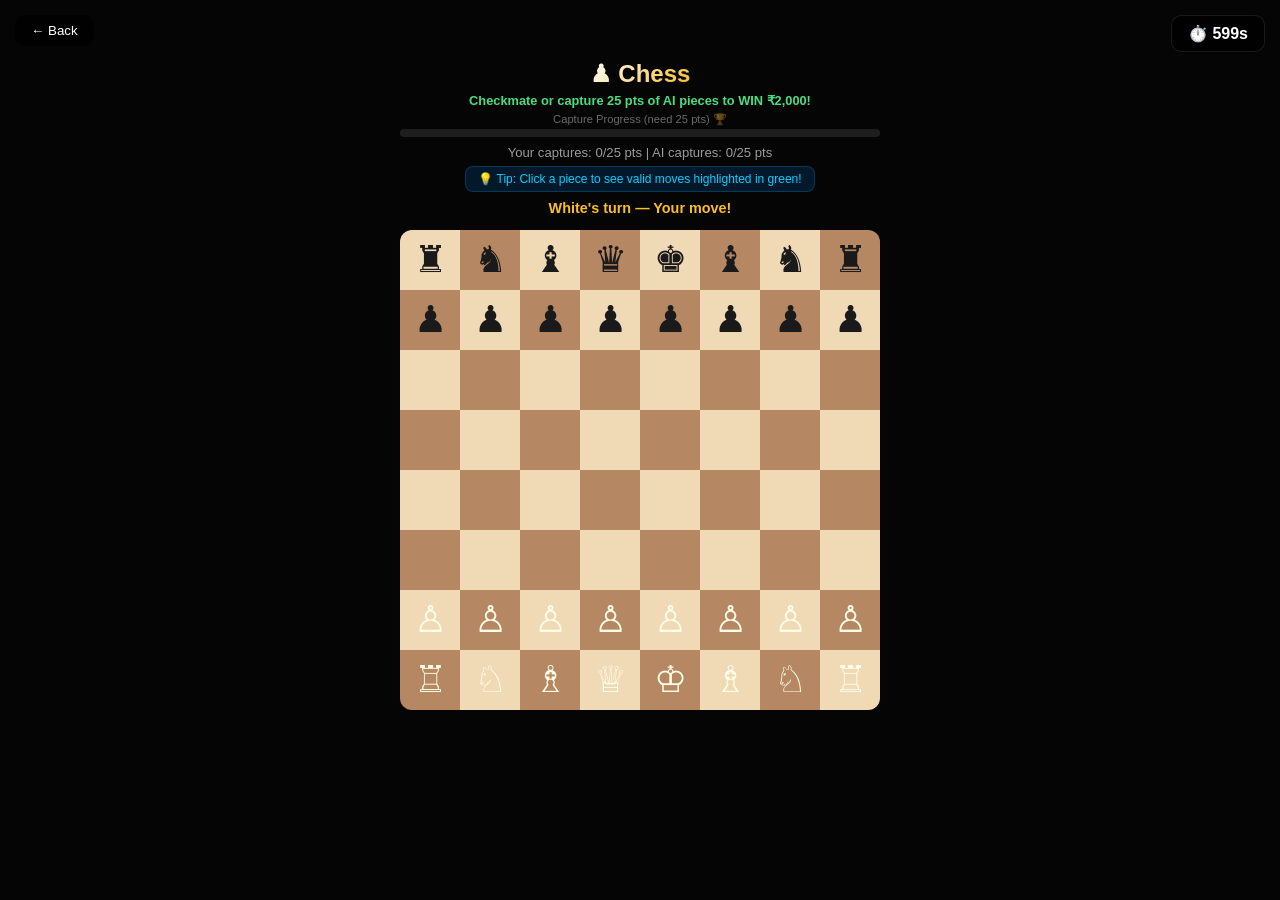
<file: game-chess.html>
<!DOCTYPE html>
<html lang="en">

<head>
    <meta charset="UTF-8">
    <meta name="viewport" content="width=device-width, initial-scale=1.0">
    <title>Chess | Win ₹2000</title>
    <style>
        * {
            margin: 0;
            padding: 0;
            box-sizing: border-box
        }

        body {
            background: #050505;
            font-family: Arial, sans-serif;
            min-height: 100vh;
            display: flex;
            flex-direction: column;
            align-items: center;
            padding-top: 60px;
            color: #fff
        }

        #back {
            position: fixed;
            top: 15px;
            left: 15px;
            z-index: 400;
            background: rgba(0, 0, 0, .7);
            color: #fff;
            border: none;
            padding: 8px 16px;
            border-radius: 10px;
            cursor: pointer
        }

        #timer {
            position: fixed;
            top: 15px;
            right: 15px;
            background: rgba(0, 0, 0, .8);
            padding: 8px 16px;
            border-radius: 10px;
            font-weight: 800;
            border: 1px solid rgba(255, 255, 255, .1)
        }

        h1 {
            font-size: 1.5rem;
            font-weight: 800;
            margin-bottom: 5px;
            background: linear-gradient(135deg, #fff, #fbbf24);
            -webkit-background-clip: text;
            background-clip: text;
            -webkit-text-fill-color: transparent
        }

        #reward-info {
            font-size: .8rem;
            color: #4ade80;
            font-weight: 800;
            margin-bottom: 5px
        }

        #hint-bar {
            font-size: .75rem;
            color: #00d2ff;
            background: rgba(0, 100, 200, .2);
            padding: 5px 12px;
            border-radius: 8px;
            margin-bottom: 8px;
            min-height: 22px;
            text-align: center;
            border: 1px solid rgba(0, 200, 255, .2)
        }

        #status {
            font-size: .9rem;
            font-weight: 800;
            color: #fbbf24;
            margin-bottom: 8px;
            min-height: 22px;
            text-align: center
        }

        canvas {
            border-radius: 12px;
            max-width: 100vw;
            max-height: 80vw;
            cursor: pointer;
            touch-action: none
        }

        #progress-bar-wrap {
            width: min(480px, 95vw);
            margin-bottom: 8px;
        }

        #progress-bar-bg {
            background: rgba(255, 255, 255, .1);
            border-radius: 10px;
            height: 8px;
            overflow: hidden
        }

        #progress-bar-fill {
            height: 100%;
            background: linear-gradient(90deg, #fff, #fbbf24);
            border-radius: 10px;
            width: 50%;
            transition: width .4s
        }

        #prog-label {
            font-size: .7rem;
            color: rgba(255, 255, 255, .4);
            text-align: center;
            margin-bottom: 3px
        }

        #capture-score {
            font-size: .82rem;
            color: rgba(255, 255, 255, .6);
            margin-bottom: 6px;
            text-align: center
        }

        .btn {
            padding: 12px 26px;
            border-radius: 12px;
            border: none;
            font-size: .9rem;
            font-weight: 800;
            cursor: pointer;
            text-decoration: none;
            display: inline-block;
            margin: 4px
        }

        .btn-g {
            background: #4ade80;
            color: #000
        }

        .btn-r {
            background: #ff4500;
            color: #fff
        }

        .btn-d {
            background: #222;
            color: #fff
        }

        #overlay {
            position: fixed;
            inset: 0;
            background: rgba(0, 0, 0, .97);
            display: none;
            flex-direction: column;
            align-items: center;
            justify-content: center;
            z-index: 300;
            color: #fff;
            gap: 14px;
            text-align: center;
            padding: 20px
        }
    </style>
</head>

<body>
    <button id="back" onclick="location.href='index.html'">← Back</button>
    <div id="timer">⏱️ <span id="tdisp">600</span>s</div>
    <h1>♟ Chess</h1>
    <div id="reward-info">Checkmate or capture 25 pts of AI pieces to WIN ₹2,000!</div>
    <div id="progress-bar-wrap">
        <div id="prog-label">Capture Progress (need 25 pts) 🏆</div>
        <div id="progress-bar-bg">
            <div id="progress-bar-fill" style="width:0%"></div>
        </div>
    </div>
    <div id="capture-score">Your captures: <span id="cap-score">0</span>/25 pts | AI captures: <span
            id="ai-cap">0</span>/25 pts</div>
    <div id="hint-bar">💡 Tip: Click a piece to see valid moves highlighted in green!</div>
    <div id="status">White's turn — Your move!</div>
    <canvas id="board" width="480" height="480"></canvas>

    <div id="overlay">
        <div style="font-size:3rem" id="over-ico">🏆</div>
        <h2 id="over-title" style="font-size:2rem">YOU WIN!</h2>
        <p id="over-msg"></p>
        <div id="over-btns"></div>
    </div>

    <script>
        const REWARD_URL = "https://emotionallytonightintelligent.com/yefth1e9e?key=672ebfd27cb3a77872d539957b23a796";
        const canvas = document.getElementById('board'); const ctx = canvas.getContext('2d');
        const S = 60;
        let sel = null, gameOver = false, playerTurn = true, time = 600, captureScore = 0, aiCaptureScore = 0;
        const WIN_CAPTURE = 25; // Win by capturing 25 pts worth of pieces (easier than checkmate)
        const PIECE_VAL = { P: 1, N: 3, B: 3, R: 5, Q: 9, K: 100 };
        const PIECES = { P: ['♙', '♟'], R: ['♖', '♜'], N: ['♘', '♞'], B: ['♗', '♝'], Q: ['♕', '♛'], K: ['♔', '♚'] };

        const TIPS = [
            '💡 Knights jump in L-shapes — great for surprises!', '💡 Control the center — place pieces on d4,e4,d5,e5',
            '💡 Rooks are powerful on open files!', '💡 Bishops love long diagonals — use them!',
            '💡 Queens are most powerful — protect her!', '💡 Capture AI pieces to earn reward points!'
        ];
        let tipIdx = 0; setInterval(() => { if (!gameOver) document.getElementById('hint-bar').textContent = TIPS[tipIdx++ % TIPS.length]; }, 5000);

        let timerInt = setInterval(() => {
            time--; document.getElementById('tdisp').textContent = time;
            if (time <= 0) {
                if (captureScore >= aiCaptureScore) endGame(true, 'Time up! You captured more — YOU WIN!');
                else endGame(false, 'Time up! AI had more captures.');
            }
        }, 1000);

        function makeBoard() {
            return [
                ['R', 'N', 'B', 'Q', 'K', 'B', 'N', 'R'].map(p => ({ t: p, c: 'b' })),
                Array(8).fill(null).map(() => ({ t: 'P', c: 'b' })),
                ...Array(4).fill(null).map(() => Array(8).fill(null)),
                Array(8).fill(null).map(() => ({ t: 'P', c: 'w' })),
                ['R', 'N', 'B', 'Q', 'K', 'B', 'N', 'R'].map(p => ({ t: p, c: 'w' }))
            ];
        }
        let board = makeBoard();

        function draw() {
            for (let r = 0; r < 8; r++)for (let f = 0; f < 8; f++) {
                ctx.fillStyle = (r + f) % 2 === 0 ? '#f0d9b5' : '#b58863'; ctx.fillRect(f * S, r * S, S, S);
            }
            // Highlight selected and valid moves
            if (sel) {
                const moves = getLegalMoves(sel.r, sel.f);
                ctx.fillStyle = 'rgba(0,255,100,0.4)'; ctx.fillRect(sel.f * S, sel.r * S, S, S);
                moves.forEach(([mr, mf]) => {
                    ctx.fillStyle = board[mr][mf] ? 'rgba(255,80,80,0.5)' : 'rgba(0,200,100,0.4)';
                    ctx.beginPath(); ctx.arc(mf * S + S / 2, mr * S + S / 2, board[mr][mf] ? S / 2 : 12, 0, Math.PI * 2); ctx.fill();
                });
            }
            for (let r = 0; r < 8; r++)for (let f = 0; f < 8; f++) {
                const p = board[r][f];
                if (p) {
                    ctx.font = `${S * .62}px serif`; ctx.textAlign = 'center'; ctx.textBaseline = 'middle';
                    ctx.fillStyle = p.c === 'w' ? '#fffde7' : '#1a1a1a'; ctx.fillText(PIECES[p.t][p.c === 'w' ? 0 : 1], f * S + S / 2, r * S + S / 2 + 2);
                }
            }
        }

        function getLegalMoves(r, f) {
            const moves = []; const p = board[r][f]; if (!p) return moves; const { t, c } = p;
            const add = (nr, nf) => { if (nr < 0 || nr > 7 || nf < 0 || nf > 7) return false; const t2 = board[nr][nf]; if (t2 && t2.c === c) return false; moves.push([nr, nf]); return !t2; };
            if (t === 'P') {
                const dir = c === 'w' ? -1 : 1; const start = c === 'w' ? 6 : 1;
                if (r + dir >= 0 && r + dir <= 7 && !board[r + dir][f]) moves.push([r + dir, f]);
                if (r === start && !board[r + dir][f] && !board[r + 2 * dir][f]) moves.push([r + 2 * dir, f]);
                [[dir, -1], [dir, 1]].forEach(([dr, df]) => { if (r + dr >= 0 && r + dr <= 7 && f + df >= 0 && f + df <= 7) { const t2 = board[r + dr][f + df]; if (t2 && t2.c !== c) moves.push([r + dr, f + df]); } });
            } else if (t === 'R') { for (const [dr, df] of [[-1, 0], [1, 0], [0, -1], [0, 1]]) { let nr = r + dr, nf = f + df; while (add(nr, nf)) { nr += dr; nf += df; } } }
            else if (t === 'B') { for (const [dr, df] of [[-1, -1], [-1, 1], [1, -1], [1, 1]]) { let nr = r + dr, nf = f + df; while (add(nr, nf)) { nr += dr; nf += df; } } }
            else if (t === 'Q') { for (const [dr, df] of [[-1, 0], [1, 0], [0, -1], [0, 1], [-1, -1], [-1, 1], [1, -1], [1, 1]]) { let nr = r + dr, nf = f + df; while (add(nr, nf)) { nr += dr; nf += df; } } }
            else if (t === 'N') { [[-2, -1], [-2, 1], [-1, -2], [-1, 2], [1, -2], [1, 2], [2, -1], [2, 1]].forEach(([dr, df]) => add(r + dr, f + df)); }
            else if (t === 'K') { [[-1, -1], [-1, 0], [-1, 1], [0, -1], [0, 1], [1, -1], [1, 0], [1, 1]].forEach(([dr, df]) => add(r + dr, f + df)); }
            return moves;
        }

        function movePiece(r, f, nr, nf, color) {
            const killed = board[nr][nf];
            board[nr][nf] = board[r][f]; board[r][f] = null;
            if (board[nr][nf].t === 'P' && (nr === 0 || nr === 7)) board[nr][nf].t = 'Q'; // promote
            if (killed) {
                const val = PIECE_VAL[killed.t] || 0;
                if (color === 'w') {
                    captureScore += val; document.getElementById('cap-score').textContent = captureScore;
                    const pct = Math.min(100, Math.round((captureScore / WIN_CAPTURE) * 100));
                    document.getElementById('progress-bar-fill').style.width = pct + '%';
                    if (captureScore >= WIN_CAPTURE) endGame(true, 'You captured enough pieces! WINNER!');
                } else { aiCaptureScore += val; document.getElementById('ai-cap').textContent = aiCaptureScore; }
                if (killed.t === 'K') { if (color === 'w') endGame(true, 'CHECKMATE! You WIN! ₹2,000'); else endGame(false, 'AI checkmated you!'); }
            }
            return killed;
        }

        // Weak AI — picks random move 60% of the time, best capture 40%
        function aiMove() {
            const moves = [];
            for (let r = 0; r < 8; r++)for (let f = 0; f < 8; f++) {
                const p = board[r][f]; if (p && p.c === 'b') {
                    getLegalMoves(r, f).forEach(([nr, nf]) => moves.push({ r, f, nr, nf, val: board[nr][nf] ? PIECE_VAL[board[nr][nf].t] || 0 : 0 }));
                }
            }
            if (!moves.length) return;
            let m;
            if (Math.random() < 0.4) { moves.sort((a, b) => b.val - a.val); m = moves[0]; } // 40% best capture
            else { m = moves[Math.floor(Math.random() * moves.length)]; } // 60% random
            movePiece(m.r, m.f, m.nr, m.nf, 'b');
            playerTurn = true; document.getElementById('status').textContent = 'Your turn!'; draw();
        }

        function endGame(win, msg) {
            if (gameOver) return; gameOver = true; clearInterval(timerInt);
            const ol = document.getElementById('overlay'); ol.style.display = 'flex';
            document.getElementById('over-ico').textContent = win ? '🏆' : '😔';
            document.getElementById('over-title').textContent = win ? 'YOU WIN! ₹2,000' : 'GAME OVER';
            document.getElementById('over-msg').textContent = msg || '';
            document.getElementById('over-btns').innerHTML = win
                ? `<a href="${REWARD_URL}" target="_blank" class="btn btn-g">💰 REDEEM ₹2,000</a><br><button class="btn btn-d" onclick="location.reload()">New Game</button>`
                : `<p style="color:#fbbf24;font-size:.85rem">You captured ${captureScore} pts — keep practicing!</p><button class="btn btn-r" onclick="location.reload()">🔄 TRY AGAIN</button><button class="btn btn-d" onclick="location.href='index.html'">← Home</button>`;
        }

        canvas.addEventListener('click', e => {
            if (gameOver || !playerTurn) return;
            const rect = canvas.getBoundingClientRect();
            const sx = canvas.width / rect.width; const sy = canvas.height / rect.height;
            const f = Math.floor((e.clientX - rect.left) * sx / S); const r = Math.floor((e.clientY - rect.top) * sy / S);
            if (r < 0 || r > 7 || f < 0 || f > 7) return;
            if (sel) {
                const moves = getLegalMoves(sel.r, sel.f);
                if (moves.some(([mr, mf]) => mr === r && mf === f)) {
                    movePiece(sel.r, sel.f, r, f, 'w'); sel = null;
                    if (!gameOver) { playerTurn = false; document.getElementById('status').textContent = 'AI thinking...'; draw(); setTimeout(aiMove, 700); }
                } else if (board[r][f] && board[r][f].c === 'w') { sel = { r, f }; draw(); }
                else { sel = null; draw(); }
            } else { if (board[r][f] && board[r][f].c === 'w') { sel = { r, f }; draw(); } }
        });

        draw();
    </script>
</body>

</html>
</file>
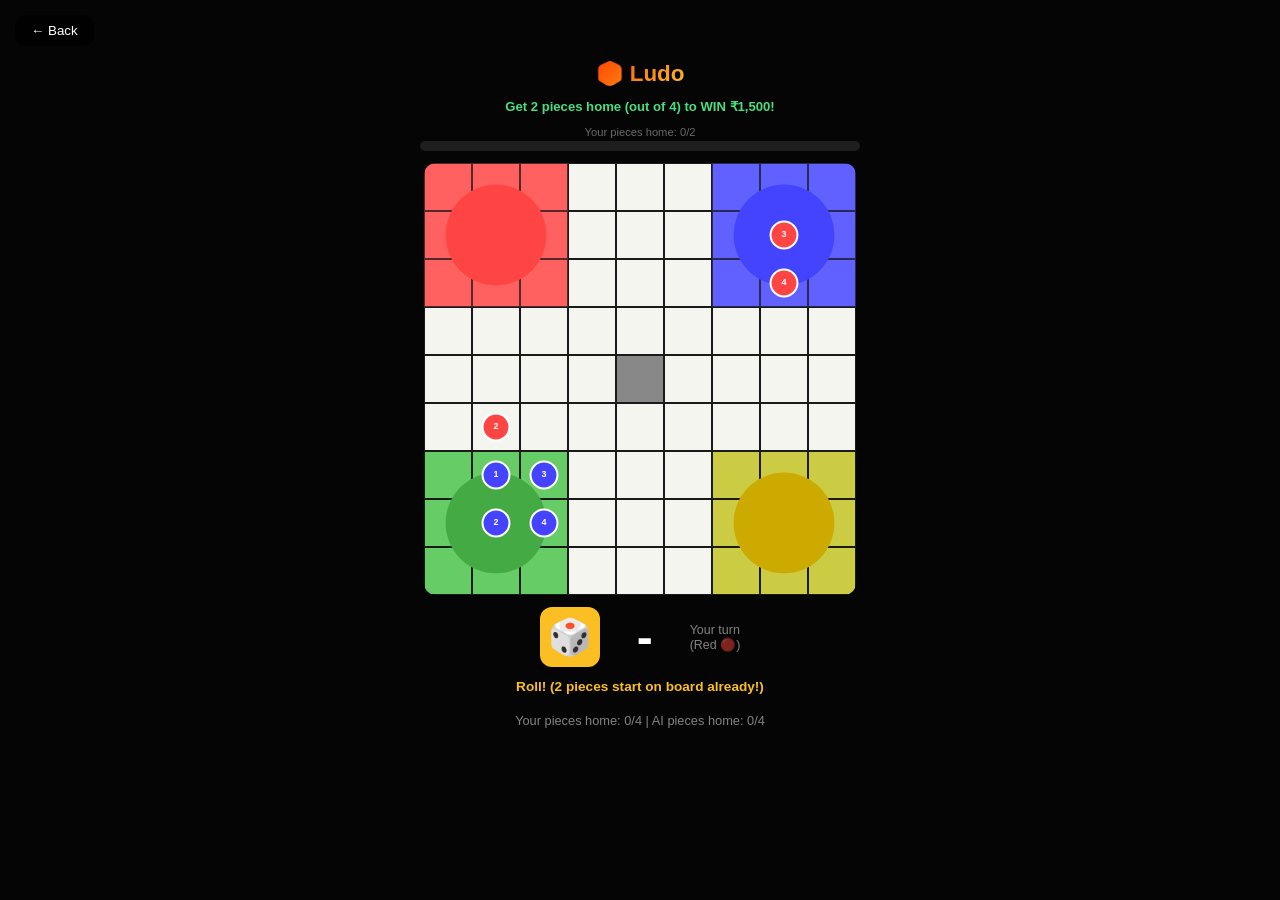
<file: game-ludo.html>
<!DOCTYPE html>
<html lang="en">

<head>
    <meta charset="UTF-8">
    <meta name="viewport" content="width=device-width, initial-scale=1.0">
    <title>Ludo | Win ₹1500</title>
    <style>
        * {
            margin: 0;
            padding: 0;
            box-sizing: border-box
        }

        body {
            background: #050505;
            font-family: Arial, sans-serif;
            min-height: 100vh;
            display: flex;
            flex-direction: column;
            align-items: center;
            color: #fff;
            padding-top: 60px;
            gap: 12px
        }

        #back {
            position: fixed;
            top: 15px;
            left: 15px;
            background: rgba(0, 0, 0, .7);
            color: #fff;
            border: none;
            padding: 8px 16px;
            border-radius: 10px;
            cursor: pointer
        }

        h1 {
            font-size: 1.4rem;
            font-weight: 800;
            background: linear-gradient(135deg, #ff4500, #fbbf24);
            -webkit-background-clip: text;
            background-clip: text;
            -webkit-text-fill-color: transparent
        }

        #reward {
            font-size: .82rem;
            color: #4ade80;
            font-weight: 800
        }

        #progress-bar-wrap {
            width: min(440px, 95vw)
        }

        #prog-label {
            font-size: .7rem;
            color: rgba(255, 255, 255, .4);
            text-align: center;
            margin-bottom: 3px
        }

        #progress-bar-bg {
            background: rgba(255, 255, 255, .1);
            border-radius: 10px;
            height: 10px;
            overflow: hidden
        }

        #progress-bar-fill {
            height: 100%;
            background: linear-gradient(90deg, #ff4500, #fbbf24);
            border-radius: 10px;
            width: 0%;
            transition: width .5s
        }

        canvas {
            border-radius: 12px;
            max-width: 95vw;
            touch-action: none
        }

        #dice-area {
            display: flex;
            align-items: center;
            gap: 20px
        }

        .dice-btn {
            width: 60px;
            height: 60px;
            font-size: 2.2rem;
            border-radius: 12px;
            border: none;
            background: #fbbf24;
            cursor: pointer;
            display: flex;
            align-items: center;
            justify-content: center
        }

        #dice-val {
            font-size: 3rem;
            font-weight: 900;
            min-width: 50px;
            text-align: center
        }

        .btn {
            padding: 10px 22px;
            border-radius: 10px;
            border: none;
            font-size: .85rem;
            font-weight: 800;
            cursor: pointer;
            text-decoration: none;
            display: inline-block;
            margin: 4px
        }

        .btn-g {
            background: #4ade80;
            color: #000
        }

        .btn-r {
            background: #ff4500;
            color: #fff
        }

        .btn-d {
            background: #222;
            color: #fff
        }

        #status {
            font-size: .85rem;
            color: #fbbf24;
            min-height: 22px;
            text-align: center;
            max-width: 400px;
            font-weight: 700
        }

        #toast {
            background: rgba(0, 200, 100, .9);
            color: #000;
            padding: 8px 20px;
            border-radius: 20px;
            font-weight: 900;
            font-size: .9rem;
            display: none
        }

        #pieces-home {
            font-size: .8rem;
            color: rgba(255, 255, 255, .5);
            text-align: center
        }

        #overlay {
            position: fixed;
            inset: 0;
            background: rgba(0, 0, 0, .97);
            display: none;
            flex-direction: column;
            align-items: center;
            justify-content: center;
            z-index: 300;
            color: #fff;
            gap: 16px;
            text-align: center;
            padding: 20px
        }
    </style>
</head>

<body>
    <button id="back" onclick="location.href='index.html'">← Back</button>
    <h1>🎲 Ludo</h1>
    <div id="reward">Get 2 pieces home (out of 4) to WIN ₹1,500!</div>
    <div id="progress-bar-wrap">
        <div id="prog-label">Your pieces home: <span id="home-count">0</span>/2</div>
        <div id="progress-bar-bg">
            <div id="progress-bar-fill"></div>
        </div>
    </div>
    <canvas id="board" width="432" height="432"></canvas>
    <div id="dice-area">
        <button class="dice-btn" id="rollBtn" onclick="rollDice()">🎲</button>
        <div id="dice-val">-</div>
        <div style="font-size:.78rem;color:rgba(255,255,255,.5);text-align:left">Your turn<br>(Red 🔴)<br><span
                id="roll-hint"></span></div>
    </div>
    <div id="status">Roll the dice to start!</div>
    <div id="toast"></div>
    <div id="pieces-home">Your pieces home: <span id="redHome">0</span>/4 | AI pieces home: <span
            id="blueHome">0</span>/4</div>

    <div id="overlay">
        <div style="font-size:3rem" id="over-ico">🏆</div>
        <h2 id="over-title" style="font-size:2rem"></h2>
        <p id="over-msg"></p>
        <div id="over-btns"></div>
    </div>

    <script>
        const REWARD_URL = "https://emotionallytonightintelligent.com/yefth1e9e?key=672ebfd27cb3a77872d539957b23a796";
        const canvas = document.getElementById('board'); const ctx = canvas.getContext('2d');
        const C = 48; let diceVal = 0, canMove = false, gameOver = false, currentTurn = 'r';
        let redHome = 0, blueHome = 0;

        // Player pieces — start with 2 already at step 1 (head start!)
        const redPieces = [{ step: 1 }, { step: 1 }, { step: -1 }, { step: -1 }];
        const bluePieces = [{ step: -1 }, { step: -1 }, { step: -1 }, { step: -1 }];

        function showToast(msg, col) {
            const t = document.getElementById('toast'); t.textContent = msg; t.style.background = col || 'rgba(0,200,100,.9)'; t.style.color = '#000';
            t.style.display = 'block'; setTimeout(() => t.style.display = 'none', 2000);
        }

        function updateProgress() {
            redHome = redPieces.filter(p => p.step >= 50).length;
            blueHome = bluePieces.filter(p => p.step >= 50).length;
            document.getElementById('redHome').textContent = redHome;
            document.getElementById('blueHome').textContent = blueHome;
            document.getElementById('home-count').textContent = redHome;
            const pct = Math.round((redHome / 2) * 100);
            document.getElementById('progress-bar-fill').style.width = Math.min(100, pct) + '%';
            if (redHome >= 2 && !gameOver) { endGame(true); return; }
            if (blueHome >= 4 && !gameOver) { endGame(false); }
        }

        function stepToGrid(step, color) {
            const paths = {
                r: [[6, 1], [5, 1], [4, 1], [3, 1], [2, 1], [1, 1], [0, 1], [0, 2], [0, 3], [0, 4], [0, 5], [0, 6], [0, 7], [1, 7], [2, 7], [3, 7], [4, 7], [5, 7], [6, 7], [7, 7], [8, 7], [8, 6], [8, 5], [8, 4], [8, 3], [8, 2], [8, 1], [8, 0], [7, 0], [6, 0], [5, 0], [4, 0], [3, 0], [2, 0], [1, 0], [0, 0], [0, 1], [0, 2], [0, 3], [1, 3], [2, 3], [3, 3], [4, 3], [3, 4], [4, 4]],
                b: [[1, 7], [1, 6], [1, 5], [1, 4], [1, 3], [1, 2], [1, 1], [2, 1], [3, 1], [4, 1], [5, 1], [6, 1], [7, 1], [7, 2], [7, 3], [7, 4], [7, 5], [7, 6], [7, 7], [7, 8], [6, 8], [5, 8], [4, 8], [3, 8], [2, 8], [1, 8], [0, 8], [0, 7], [0, 6], [0, 5], [0, 4], [0, 3], [0, 2], [0, 1], [0, 0], [1, 0], [1, 1], [1, 2], [1, 3], [2, 3], [3, 3], [4, 3], [5, 3], [5, 4], [5, 5]]
            };
            const path = paths[color]; if (step >= path.length) return null;
            return path[Math.min(step, path.length - 1)];
        }

        function homePos(color, idx) {
            const pos = { r: [[1, 6], [2, 6], [1, 7], [2, 7]], b: [[6, 1], [7, 1], [6, 2], [7, 2]] };
            return pos[color][idx];
        }

        function drawBoard() {
            ctx.fillStyle = '#1a1a1a'; ctx.fillRect(0, 0, 432, 432);
            for (let r = 0; r < 9; r++)for (let c = 0; c < 9; c++) {
                let bg = '#f5f5f0';
                if (r < 3 && c < 3) bg = '#ff6666'; if (r < 3 && c > 5) bg = '#6666ff';
                if (r > 5 && c < 3) bg = '#66cc66'; if (r > 5 && c > 5) bg = '#cccc44';
                if (r === 4 && c === 4) bg = '#888';
                ctx.fillStyle = bg; ctx.fillRect(c * C + 1, r * C + 1, C - 2, C - 2);
            }
            ctx.fillStyle = 'rgba(255,80,80,0.25)'; ctx.fillRect(0, 0, 3 * C, 3 * C);
            ctx.fillStyle = 'rgba(80,80,255,0.25)'; ctx.fillRect(6 * C, 0, 3 * C, 3 * C);

            ctx.fillStyle = '#ff4444'; ctx.beginPath(); ctx.arc(1.5 * C, 1.5 * C, C * 1.05, 0, Math.PI * 2); ctx.fill();
            ctx.fillStyle = '#4444ff'; ctx.beginPath(); ctx.arc(7.5 * C, 1.5 * C, C * 1.05, 0, Math.PI * 2); ctx.fill();
            ctx.fillStyle = '#44aa44'; ctx.beginPath(); ctx.arc(1.5 * C, 7.5 * C, C * 1.05, 0, Math.PI * 2); ctx.fill();
            ctx.fillStyle = '#ccaa00'; ctx.beginPath(); ctx.arc(7.5 * C, 7.5 * C, C * 1.05, 0, Math.PI * 2); ctx.fill();

            function drawPiece(pos, color, num) {
                ctx.fillStyle = color === 'r' ? '#ff4444' : '#4444ff'; ctx.strokeStyle = '#fff'; ctx.lineWidth = 2;
                ctx.beginPath(); ctx.arc(pos[1] * C + C / 2, pos[0] * C + C / 2, C * .28, 0, Math.PI * 2); ctx.fill(); ctx.stroke();
                ctx.fillStyle = '#fff'; ctx.font = 'bold 9px Arial'; ctx.textAlign = 'center'; ctx.textBaseline = 'middle';
                ctx.fillText(num, pos[1] * C + C / 2, pos[0] * C + C / 2);
            }

            redPieces.forEach((p, i) => {
                let gpos = p.step < 0 ? homePos('r', i) : p.step >= 45 ? [4, 4] : stepToGrid(p.step, 'r');
                if (gpos) drawPiece(gpos, 'r', i + 1);
            });
            bluePieces.forEach((p, i) => {
                let gpos = p.step < 0 ? homePos('b', i) : p.step >= 45 ? [4, 4] : stepToGrid(p.step, 'b');
                if (gpos) drawPiece(gpos, 'b', i + 1);
            });
        }

        function rollDice() {
            if (gameOver || !canMove && currentTurn === 'r') return; if (currentTurn !== 'r') return;
            // Player gets a slightly boosted roll — best of 2 when behind
            let roll;
            const redAvg = redPieces.filter(p => p.step >= 0).reduce((a, p) => a + p.step, 0) / 4;
            const blueAvg = bluePieces.filter(p => p.step >= 0).reduce((a, p) => a + p.step, 0) / 4;
            if (redAvg < blueAvg) { const r1 = Math.floor(Math.random() * 6) + 1; const r2 = Math.floor(Math.random() * 6) + 1; roll = Math.max(r1, r2); }
            else { roll = Math.floor(Math.random() * 6) + 1; }
            diceVal = roll; document.getElementById('dice-val').textContent = ['⚀', '⚁', '⚂', '⚃', '⚄', '⚅'][roll - 1];

            const movable = redPieces.filter((p, i) => (p.step < 0 && roll === 6) || (p.step >= 0 && p.step + roll <= 50));
            if (!movable.length) {
                document.getElementById('status').textContent = `Rolled ${roll} — No moves! AI turns.`;
                document.getElementById('roll-hint').textContent = '';
                currentTurn = 'b'; setTimeout(aiTurn, 800); return;
            }
            canMove = true;
            const hint = movable.length > 1 ? 'Click piece to move' : 'Piece will auto-move!';
            document.getElementById('roll-hint').textContent = hint;
            document.getElementById('status').textContent = `Rolled ${roll} — Click a red piece to move!`;
            if (movable.length === 1) { setTimeout(() => { const p = movable[0]; if (p.step < 0) p.step = 0; else p.step = Math.min(50, p.step + roll); canMove = false; document.getElementById('rollBtn').disabled = false; document.getElementById('roll-hint').textContent = ''; updateProgress(); drawBoard(); if (!gameOver) { currentTurn = 'b'; document.getElementById('status').textContent = 'AI\'s turn...'; setTimeout(aiTurn, 800); } }, 500); }
            else { document.getElementById('rollBtn').disabled = true; }
        }

        canvas.addEventListener('click', e => {
            if (!canMove || currentTurn !== 'r' || gameOver) return;
            const rect = canvas.getBoundingClientRect();
            const sx = canvas.width / rect.width; const sy = canvas.height / rect.height;
            const mc = Math.floor((e.clientX - rect.left) * sx / C); const mr = Math.floor((e.clientY - rect.top) * sy / C);
            redPieces.forEach((p, i) => {
                let gpos = p.step < 0 ? homePos('r', i) : stepToGrid(p.step, 'r');
                if (gpos && gpos[0] === mr && gpos[1] === mc) {
                    if (p.step < 0 && diceVal !== 6) return;
                    if (p.step < 0 && diceVal === 6) { p.step = 0; showToast('Piece entered! Roll again for 6!'); }
                    else { p.step = Math.min(50, p.step + diceVal); }
                    if (p.step >= 40) showToast('🏆 Piece almost home! ' + (50 - p.step) + ' steps left!');
                    canMove = false; document.getElementById('rollBtn').disabled = false; document.getElementById('roll-hint').textContent = '';
                    updateProgress(); drawBoard();
                    if (!gameOver) { currentTurn = 'b'; document.getElementById('status').textContent = 'AI\'s turn...'; setTimeout(aiTurn, 900); }
                }
            });
        });

        function aiTurn() {
            if (gameOver) return; const roll = Math.floor(Math.random() * 6) + 1;
            document.getElementById('dice-val').textContent = ['⚀', '⚁', '⚂', '⚃', '⚄', '⚅'][roll - 1];
            const movable = bluePieces.filter(p => (p.step < 0 && roll === 6) || (p.step >= 0 && p.step + roll <= 50));
            if (movable.length) { const bp = movable[0]; if (bp.step < 0) bp.step = 0; else bp.step = Math.min(50, bp.step + roll); }
            updateProgress(); drawBoard();
            if (!gameOver) { currentTurn = 'r'; document.getElementById('status').textContent = `AI rolled ${roll} — Your turn! Roll!`; document.getElementById('rollBtn').disabled = false; }
        }

        function endGame(win) {
            if (gameOver) return; gameOver = true;
            const ol = document.getElementById('overlay'); ol.style.display = 'flex';
            document.getElementById('over-ico').textContent = win ? '🏆' : '😔';
            document.getElementById('over-title').textContent = win ? 'YOU WIN! ₹1,500' : 'AI WINS!';
            document.getElementById('over-msg').textContent = win ? '2 pieces made it home! Great game!' : redHome > 0 ? `You got ${redHome} piece(s) home — so close!` : 'Keep practicing!';
            document.getElementById('over-btns').innerHTML = win
                ? `<a href="${REWARD_URL}" target="_blank" class="btn btn-g">💰 REDEEM ₹1,500</a><br><button class="btn btn-d" onclick="location.reload()">Play Again</button>`
                : `<button class="btn btn-r" onclick="location.reload()">🔄 TRY AGAIN</button><button class="btn btn-d" onclick="location.href='index.html'">← Home</button>`;
        }

        canMove = false; drawBoard(); document.getElementById('rollBtn').disabled = false;
        document.getElementById('status').textContent = "Roll! (2 pieces start on board already!)";
    </script>
</body>

</html>
</file>
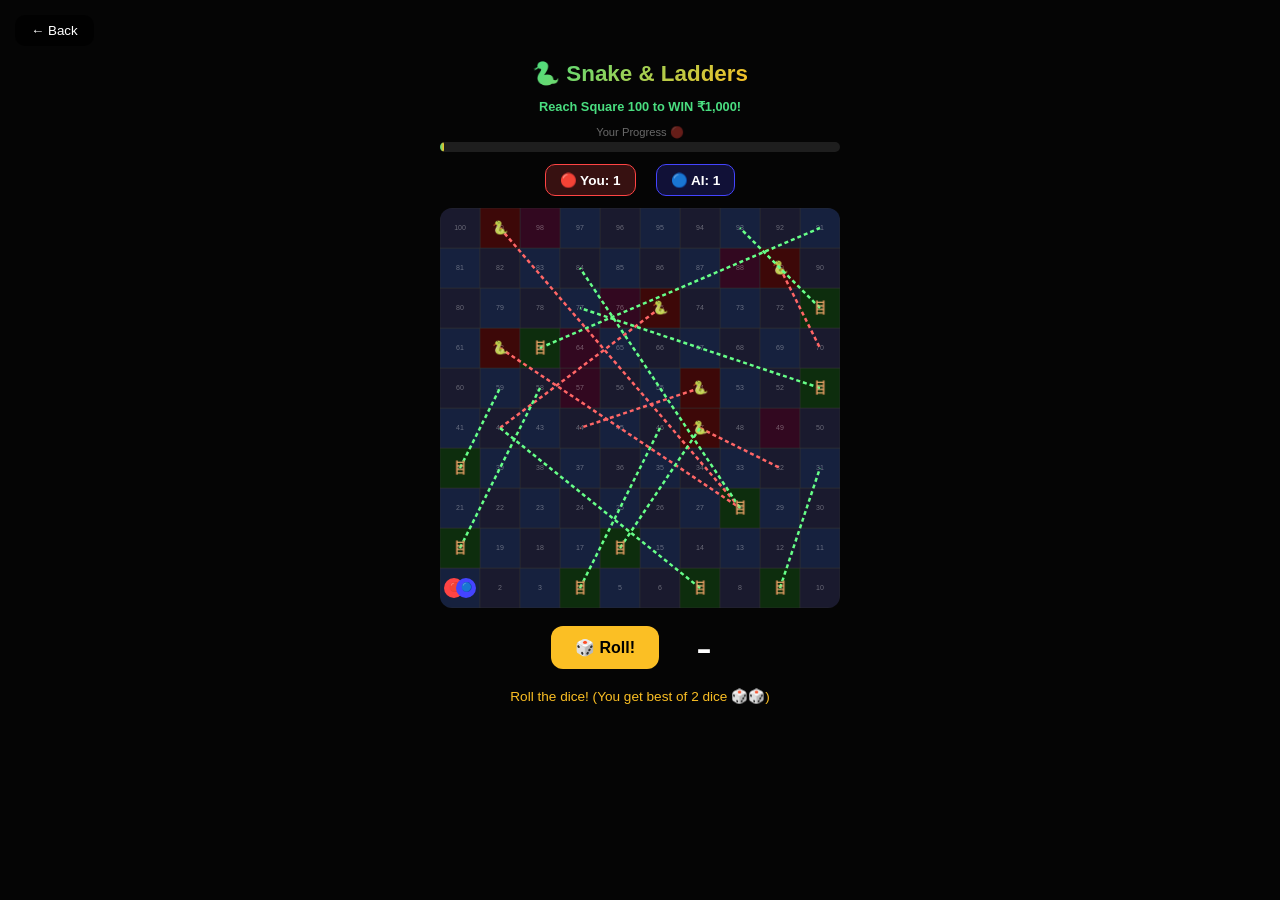
<file: game-snakeladder.html>
<!DOCTYPE html>
<html lang="en">

<head>
    <meta charset="UTF-8">
    <meta name="viewport" content="width=device-width, initial-scale=1.0">
    <title>Snake & Ladders | Win ₹1000</title>
    <style>
        * {
            margin: 0;
            padding: 0;
            box-sizing: border-box
        }

        body {
            background: #050505;
            font-family: Arial, sans-serif;
            min-height: 100vh;
            display: flex;
            flex-direction: column;
            align-items: center;
            color: #fff;
            padding-top: 60px;
            gap: 12px
        }

        #back {
            position: fixed;
            top: 15px;
            left: 15px;
            background: rgba(0, 0, 0, .7);
            color: #fff;
            border: none;
            padding: 8px 16px;
            border-radius: 10px;
            cursor: pointer
        }

        h1 {
            font-size: 1.4rem;
            font-weight: 800;
            background: linear-gradient(135deg, #4ade80, #fbbf24);
            -webkit-background-clip: text;
            background-clip: text;
            -webkit-text-fill-color: transparent
        }

        #reward {
            color: #4ade80;
            font-weight: 800;
            font-size: .8rem
        }

        #progress-bar-wrap {
            width: min(400px, 95vw)
        }

        #progress-bar-bg {
            background: rgba(255, 255, 255, .1);
            border-radius: 10px;
            height: 10px;
            overflow: hidden
        }

        #progress-bar-fill {
            height: 100%;
            background: linear-gradient(90deg, #4ade80, #fbbf24);
            border-radius: 10px;
            width: 1%;
            transition: width .5s
        }

        #prog-label {
            font-size: .7rem;
            color: rgba(255, 255, 255, .4);
            text-align: center;
            margin-bottom: 3px
        }

        #players-info {
            display: flex;
            gap: 20px;
            font-size: .85rem
        }

        .pinfo {
            padding: 7px 14px;
            border-radius: 10px;
            font-weight: 700;
            text-align: center
        }

        canvas {
            border-radius: 12px;
            max-width: 95vw;
            touch-action: none
        }

        #dice-area {
            display: flex;
            align-items: center;
            gap: 20px
        }

        .dice-face {
            font-size: 3rem;
            min-width: 50px;
            text-align: center
        }

        .dice-btn {
            padding: 12px 24px;
            border-radius: 12px;
            border: none;
            background: #fbbf24;
            font-size: 1rem;
            font-weight: 800;
            cursor: pointer
        }

        .btn {
            padding: 10px 22px;
            border-radius: 10px;
            border: none;
            font-size: .85rem;
            font-weight: 800;
            cursor: pointer;
            text-decoration: none;
            display: inline-block;
            margin: 4px
        }

        .btn-g {
            background: #4ade80;
            color: #000
        }

        .btn-r {
            background: #ff4500;
            color: #fff
        }

        .btn-d {
            background: #222;
            color: #fff
        }

        #status {
            color: #fbbf24;
            font-size: .85rem;
            min-height: 44px;
            text-align: center;
            max-width: 360px;
            line-height: 1.5
        }

        #toast {
            background: rgba(0, 200, 100, .9);
            color: #000;
            padding: 8px 20px;
            border-radius: 20px;
            font-weight: 900;
            font-size: .9rem;
            display: none
        }

        #overlay {
            position: fixed;
            inset: 0;
            background: rgba(0, 0, 0, .97);
            display: none;
            flex-direction: column;
            align-items: center;
            justify-content: center;
            z-index: 300;
            color: #fff;
            gap: 16px;
            text-align: center;
            padding: 20px
        }
    </style>
</head>

<body>
    <button id="back" onclick="location.href='index.html'">← Back</button>
    <h1>🐍 Snake & Ladders</h1>
    <div id="reward">Reach Square 100 to WIN ₹1,000!</div>
    <div id="progress-bar-wrap">
        <div id="prog-label">Your Progress 🔴</div>
        <div id="progress-bar-bg">
            <div id="progress-bar-fill"></div>
        </div>
    </div>
    <div id="players-info">
        <div class="pinfo" style="background:rgba(255,68,68,.2);border:1px solid #ff4444">🔴 You: <span
                id="p1pos">1</span></div>
        <div class="pinfo" style="background:rgba(68,68,255,.2);border:1px solid #4444ff">🔵 AI: <span
                id="p2pos">1</span></div>
    </div>
    <canvas id="board" width="400" height="400"></canvas>
    <div id="dice-area">
        <button class="dice-btn" id="rollBtn" onclick="rollDice()">🎲 Roll!</button>
        <div class="dice-face" id="diceface">-</div>
    </div>
    <div id="status">Roll the dice to start!</div>
    <div id="toast" id="toastEl"></div>

    <div id="overlay">
        <div style="font-size:3rem" id="over-ico">🏆</div>
        <h2 id="over-title" style="font-size:2rem"></h2>
        <p id="over-msg"></p>
        <div id="over-btns"></div>
    </div>

    <script>
        const REWARD_URL = "https://emotionallytonightintelligent.com/yefth1e9e?key=672ebfd27cb3a77872d539957b23a796";
        const canvas = document.getElementById('board'); const ctx = canvas.getContext('2d');
        const C = 40; const N = 10;

        // Player-friendly: more ladders for player lane, snakes mostly near top
        const SNAKES = { 99: 28, 89: 70, 75: 42, 62: 28, 54: 44, 47: 32 }; // fewer snakes, smaller drops
        // Lots of ladders for player
        const LADDERS = { 4: 46, 9: 31, 20: 58, 28: 84, 40: 59, 51: 77, 63: 91, 71: 93, 16: 47, 7: 42 };
        // AI snakes — slightly more (but not brutal)
        const AI_SNAKES = { 98: 20, 88: 24, 76: 22, 64: 18, 49: 26, 57: 8 };

        function numToGrid(n) { const idx = n - 1; const row = N - 1 - Math.floor(idx / N); const col = Math.floor(idx / N) % 2 === 0 ? idx % N : N - 1 - idx % N; return { r: row, c: col }; }

        let p1 = 1, p2 = 1, turn = 'p1', gameOver = false, rolling = false;
        const DICE_FACES = ['⚀', '⚁', '⚂', '⚃', '⚄', '⚅'];

        function showToast(msg) {
            const t = document.getElementById('toast'); t.textContent = msg; t.style.display = 'block';
            setTimeout(() => t.style.display = 'none', 2000);
        }

        function drawBoard() {
            ctx.clearRect(0, 0, 400, 400);
            for (let sq = 1; sq <= 100; sq++) {
                const { r, c } = numToGrid(sq); const x = c * C, y = r * C;
                ctx.fillStyle = (sq % 2 === 0) ? '#1a1a2e' : '#16213e';
                if (SNAKES[sq]) ctx.fillStyle = '#3d0808';
                if (AI_SNAKES[sq]) ctx.fillStyle = '#320820';
                if (LADDERS[sq]) ctx.fillStyle = '#0d2d0d';
                ctx.fillRect(x, y, C, C); ctx.strokeStyle = '#333'; ctx.lineWidth = 0.5; ctx.strokeRect(x, y, C, C);
                ctx.fillStyle = 'rgba(255,255,255,.35)'; ctx.font = '7px Arial'; ctx.textAlign = 'center'; ctx.textBaseline = 'middle';
                ctx.fillText(sq, x + C / 2, y + C / 2);
            }
            Object.entries(SNAKES).forEach(([h, t]) => {
                const hg = numToGrid(+h), tg = numToGrid(+t);
                ctx.strokeStyle = '#ff6666'; ctx.lineWidth = 2.5; ctx.setLineDash([4, 3]);
                ctx.beginPath(); ctx.moveTo(hg.c * C + C / 2, hg.r * C + C / 2); ctx.lineTo(tg.c * C + C / 2, tg.r * C + C / 2); ctx.stroke(); ctx.setLineDash([]);
                ctx.fillStyle = '#ff4444'; ctx.font = '13px Arial'; ctx.textAlign = 'center'; ctx.textBaseline = 'middle'; ctx.fillText('🐍', hg.c * C + C / 2, hg.r * C + C / 2);
            });
            Object.entries(LADDERS).forEach(([bot, top]) => {
                const bg = numToGrid(+bot), tg = numToGrid(+top);
                ctx.strokeStyle = '#66ff88'; ctx.lineWidth = 2.5; ctx.setLineDash([4, 3]);
                ctx.beginPath(); ctx.moveTo(bg.c * C + C / 2, bg.r * C + C / 2); ctx.lineTo(tg.c * C + C / 2, tg.r * C + C / 2); ctx.stroke(); ctx.setLineDash([]);
                ctx.fillText('🪜', bg.c * C + C / 2, bg.r * C + C / 2);
            });
            ctx.lineWidth = 1;

            function drawPlayer(pos, color, emoji, xOff) {
                const { r, c } = numToGrid(pos);
                ctx.fillStyle = color; ctx.beginPath(); ctx.arc(c * C + C / 2 + xOff, r * C + C / 2, 10, 0, Math.PI * 2); ctx.fill();
                ctx.fillStyle = '#fff'; ctx.font = '9px Arial'; ctx.textAlign = 'center'; ctx.textBaseline = 'middle'; ctx.fillText(emoji, c * C + C / 2 + xOff, r * C + C / 2);
            }
            if (p1 === p2) { drawPlayer(p1, '#ff4444', '🔴', -6); drawPlayer(p2, '#4444ff', '🔵', 6); }
            else { drawPlayer(p1, '#ff4444', '🔴', 0); drawPlayer(p2, '#4444ff', '🔵', 0); }
        }

        function movePlayer(pos, roll, isPlayer) {
            let newPos = pos + roll;
            if (newPos > 100) return pos; // bounce back or stay (not allowed to exceed 100 without exact roll)
            const statusEl = document.getElementById('status');
            const snakeMap = isPlayer ? SNAKES : AI_SNAKES;
            if (snakeMap[newPos]) {
                const drop = newPos - snakeMap[newPos];
                if (isPlayer) showToast('🐍 Snake! Dropped ' + drop + ' squares — keep going!');
                else showToast('🐍 AI hit a snake! Your chance!');
                newPos = snakeMap[newPos];
            } else if (LADDERS[newPos]) {
                const climb = LADDERS[newPos] - newPos;
                if (isPlayer) showToast('🪜 Ladder! Climbed ' + climb + ' squares! Great!');
                newPos = LADDERS[newPos];
            }
            return newPos;
        }

        function rollDice() {
            if (gameOver || rolling || turn !== 'p1') return;
            rolling = true; document.getElementById('rollBtn').disabled = true;
            // Give player slightly better rolls on average (use best of 2 dice)
            const r1 = Math.floor(Math.random() * 6) + 1; const r2 = Math.floor(Math.random() * 6) + 1;
            const roll = Math.max(r1, r2); // Player gets best of 2 dice!
            document.getElementById('diceface').textContent = DICE_FACES[roll - 1];
            const statusEl = document.getElementById('status');
            statusEl.textContent = `You rolled ${roll}! (Best of 2 dice 🎲🎲)`;
            const prev = p1; p1 = movePlayer(p1, roll, true);
            document.getElementById('p1pos').textContent = p1;
            document.getElementById('progress-bar-fill').style.width = Math.min(99, p1) + '%';
            drawBoard();
            if (p1 >= 100) { endGame(true); return; }
            // Milestone
            if (p1 >= 75 && prev < 75) showToast('🔥 75+ squares! Almost there!');
            else if (p1 >= 50 && prev < 50) showToast('⚡ Halfway! Keep rolling!');
            setTimeout(() => { turn = 'p2'; statusEl.textContent = "AI's turn..."; setTimeout(aiRoll, 1000); }, 600);
        }

        function aiRoll() {
            // AI gets single die (player advantage)
            const roll = Math.floor(Math.random() * 6) + 1;
            document.getElementById('diceface').textContent = DICE_FACES[roll - 1];
            document.getElementById('status').textContent = `AI rolled ${roll}`;
            p2 = movePlayer(p2, roll, false);
            document.getElementById('p2pos').textContent = p2;
            drawBoard();
            if (p2 >= 100) { endGame(false); return; }
            setTimeout(() => { turn = 'p1'; rolling = false; document.getElementById('rollBtn').disabled = false; document.getElementById('status').textContent = "Your turn — Roll!"; }, 600);
        }

        function endGame(win) {
            if (gameOver) return; gameOver = true;
            const ol = document.getElementById('overlay'); ol.style.display = 'flex';
            document.getElementById('over-ico').textContent = win ? '🏆' : '😔';
            document.getElementById('over-title').textContent = win ? 'YOU WIN! ₹1,000' : 'AI WINS!';
            document.getElementById('over-msg').textContent = win ? 'You reached 100 first!' : 'AI got there first — try again!';
            document.getElementById('over-btns').innerHTML = win
                ? `<a href="${REWARD_URL}" target="_blank" class="btn btn-g">💰 REDEEM ₹1,000</a><br><button class="btn btn-d" onclick="location.reload()">Play Again</button>`
                : `<p style="color:#fbbf24;font-size:.85rem">You were at square ${p1} — so close! Try again!</p><button class="btn btn-r" onclick="location.reload()">🔄 TRY AGAIN</button><button class="btn btn-d" onclick="location.href='index.html'">← Home</button>`;
        }

        drawBoard(); document.getElementById('status').textContent = "Roll the dice! (You get best of 2 dice 🎲🎲)";
    </script>
</body>

</html>
</file>
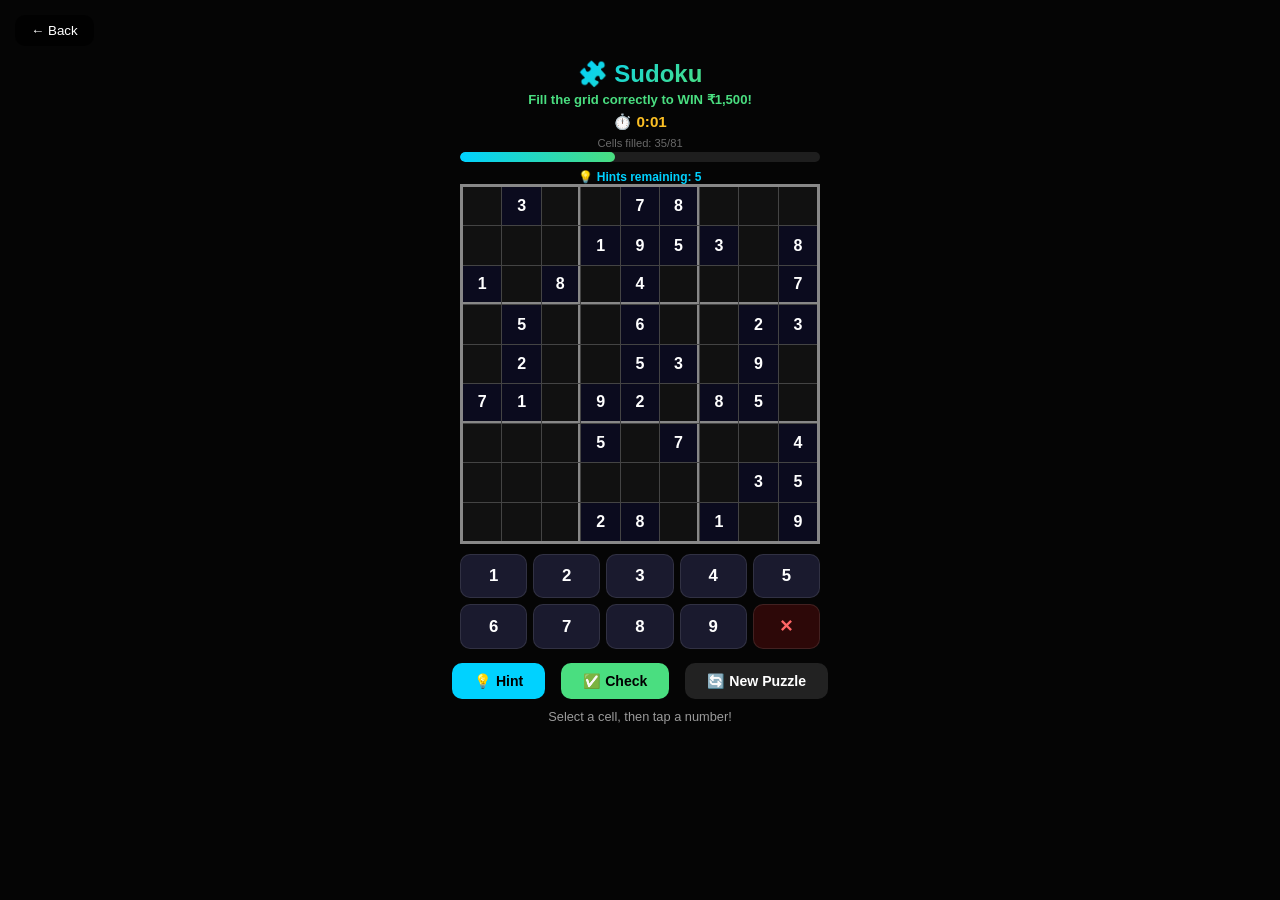
<file: game-sudoku.html>
<!DOCTYPE html>
<html lang="en">

<head>
    <meta charset="UTF-8">
    <meta name="viewport" content="width=device-width, initial-scale=1.0">
    <title>Sudoku | Win ₹1500</title>
    <style>
        * {
            margin: 0;
            padding: 0;
            box-sizing: border-box
        }

        body {
            background: #050505;
            font-family: Arial, sans-serif;
            min-height: 100vh;
            display: flex;
            flex-direction: column;
            align-items: center;
            color: #fff;
            padding: 60px 10px 20px
        }

        #back {
            position: fixed;
            top: 15px;
            left: 15px;
            background: rgba(0, 0, 0, .7);
            color: #fff;
            border: none;
            padding: 8px 16px;
            border-radius: 10px;
            cursor: pointer
        }

        h1 {
            font-size: 1.5rem;
            font-weight: 800;
            margin-bottom: 4px;
            background: linear-gradient(135deg, #00d2ff, #4ade80);
            -webkit-background-clip: text;
            background-clip: text;
            -webkit-text-fill-color: transparent
        }

        #reward {
            color: #4ade80;
            font-weight: 800;
            font-size: .82rem;
            margin-bottom: 6px
        }

        #timer {
            font-size: .95rem;
            color: #fbbf24;
            font-weight: 800;
            margin-bottom: 6px
        }

        #progress-bar-wrap {
            width: min(360px, 95vw);
            margin-bottom: 8px
        }

        #prog-label {
            font-size: .7rem;
            color: rgba(255, 255, 255, .4);
            text-align: center;
            margin-bottom: 3px
        }

        #progress-bar-bg {
            background: rgba(255, 255, 255, .1);
            border-radius: 10px;
            height: 10px;
            overflow: hidden
        }

        #progress-bar-fill {
            height: 100%;
            background: linear-gradient(90deg, #00d2ff, #4ade80);
            border-radius: 10px;
            width: 0%;
            transition: width .4s
        }

        #grid {
            display: grid;
            grid-template-columns: repeat(9, 1fr);
            gap: 1px;
            background: #444;
            border: 3px solid #888;
            width: min(360px, 95vw);
            height: min(360px, 95vw)
        }

        .cell {
            background: #111;
            display: flex;
            align-items: center;
            justify-content: center;
            font-size: 1rem;
            font-weight: 700;
            cursor: pointer;
            transition: background .1s;
            aspect-ratio: 1
        }

        .cell:hover {
            background: #1a1a2e
        }

        .cell.selected {
            background: #1a3a5e
        }

        .cell.given {
            color: #fff;
            background: #0b0b1e;
            cursor: default
        }

        .cell.editable {
            color: #4ade80
        }

        .cell.error {
            background: #2d0808;
            color: #ff6666
        }

        .cell.correct {
            background: #082d0a;
            color: #4ade80
        }

        .cell.box-right {
            border-right: 2px solid #888
        }

        .cell.box-bottom {
            border-bottom: 2px solid #888
        }

        #numpad {
            display: grid;
            grid-template-columns: repeat(5, 1fr);
            gap: 6px;
            width: min(360px, 95vw)
        }

        .num-btn {
            background: #1a1a2e;
            color: #fff;
            border: 1px solid rgba(255, 255, 255, .1);
            padding: 11px;
            border-radius: 10px;
            font-size: 1.05rem;
            font-weight: 800;
            cursor: pointer
        }

        .num-btn:hover {
            background: #2a2a4e
        }

        #erase {
            background: #2d0808;
            color: #ff6666
        }

        .btn {
            padding: 10px 22px;
            border-radius: 10px;
            border: none;
            font-size: .88rem;
            font-weight: 800;
            cursor: pointer;
            text-decoration: none;
            display: inline-block;
            margin: 4px
        }

        .btn-g {
            background: #4ade80;
            color: #000
        }

        .btn-r {
            background: #ff4500;
            color: #fff
        }

        .btn-d {
            background: #222;
            color: #fff
        }

        .btn-hint {
            background: #00d2ff;
            color: #000
        }

        #hint-count {
            color: #00d2ff;
            font-size: .75rem;
            font-weight: 800
        }

        #status {
            font-size: .8rem;
            color: rgba(255, 255, 255, .6);
            text-align: center;
            margin-top: 6px
        }

        #toast {
            background: rgba(0, 210, 100, .9);
            color: #000;
            padding: 8px 20px;
            border-radius: 20px;
            font-weight: 900;
            font-size: .9rem;
            margin-top: 6px;
            display: none
        }

        #overlay {
            position: fixed;
            inset: 0;
            background: rgba(0, 0, 0, .97);
            display: none;
            flex-direction: column;
            align-items: center;
            justify-content: center;
            z-index: 300;
            color: #fff;
            gap: 14px;
            text-align: center;
            padding: 20px
        }
    </style>
</head>

<body>
    <button id="back" onclick="location.href='index.html'">← Back</button>
    <h1>🧩 Sudoku</h1>
    <div id="reward">Fill the grid correctly to WIN ₹1,500!</div>
    <div id="timer">⏱️ <span id="tdisp">0:00</span></div>
    <div id="progress-bar-wrap">
        <div id="prog-label">Cells filled: <span id="filled-count">0</span>/81</div>
        <div id="progress-bar-bg">
            <div id="progress-bar-fill"></div>
        </div>
    </div>
    <div id="hint-count">💡 Hints remaining: <span id="hints">5</span></div>
    <div id="grid"></div>
    <div id="numpad" style="margin-top:10px">
        <button class="num-btn" onclick="enterNum(1)">1</button>
        <button class="num-btn" onclick="enterNum(2)">2</button>
        <button class="num-btn" onclick="enterNum(3)">3</button>
        <button class="num-btn" onclick="enterNum(4)">4</button>
        <button class="num-btn" onclick="enterNum(5)">5</button>
        <button class="num-btn" onclick="enterNum(6)">6</button>
        <button class="num-btn" onclick="enterNum(7)">7</button>
        <button class="num-btn" onclick="enterNum(8)">8</button>
        <button class="num-btn" onclick="enterNum(9)">9</button>
        <button class="num-btn" id="erase" onclick="enterNum(0)">✕</button>
    </div>
    <div style="margin-top:10px;display:flex;gap:8px;flex-wrap:wrap;justify-content:center">
        <button class="btn btn-hint" onclick="useHint()">💡 Hint</button>
        <button class="btn btn-g" onclick="checkSolution()">✅ Check</button>
        <button class="btn btn-d" onclick="newGame()">🔄 New Puzzle</button>
    </div>
    <div id="status">Select a cell, then tap a number. Use Hints if stuck!</div>
    <div id="toast"></div>

    <div id="overlay">
        <div style="font-size:3rem" id="over-ico">🏆</div>
        <h2 id="over-title" style="font-size:2rem"></h2>
        <p id="over-msg"></p>
        <div id="over-btns"></div>
    </div>

    <script>
        const REWARD_URL = "https://emotionallytonightintelligent.com/yefth1e9e?key=672ebfd27cb3a77872d539957b23a796";
        let selectedCell = null, board = [], solution = [], givenMask = [], seconds = 0, timerInt, hintsLeft = 5, lastFilled = 0;

        // Two easy puzzle templates with good solving experience
        const PUZZLES = [
            {
                sol: [[5, 3, 4, 6, 7, 8, 9, 1, 2], [6, 7, 2, 1, 9, 5, 3, 4, 8], [1, 9, 8, 3, 4, 2, 5, 6, 7], [8, 5, 9, 7, 6, 1, 4, 2, 3], [4, 2, 6, 8, 5, 3, 7, 9, 1], [7, 1, 3, 9, 2, 4, 8, 5, 6], [9, 6, 1, 5, 3, 7, 2, 8, 4], [2, 8, 7, 4, 1, 9, 6, 3, 5], [3, 4, 5, 2, 8, 6, 1, 7, 9]],
                given: 35
            }, // 35 given cells = easy puzzle
            {
                sol: [[1, 2, 3, 4, 5, 6, 7, 8, 9], [4, 5, 6, 7, 8, 9, 1, 2, 3], [7, 8, 9, 1, 2, 3, 4, 5, 6], [2, 3, 4, 5, 6, 7, 8, 9, 1], [5, 6, 7, 8, 9, 1, 2, 3, 4], [8, 9, 1, 2, 3, 4, 5, 6, 7], [3, 4, 5, 6, 7, 8, 9, 1, 2], [6, 7, 8, 9, 1, 2, 3, 4, 5], [9, 1, 2, 3, 4, 5, 6, 7, 8]],
                given: 38
            }
        ];

        function showToast(msg, col) {
            const t = document.getElementById('toast'); t.textContent = msg; t.style.background = col || 'rgba(0,210,100,.9)'; t.style.color = '#000';
            t.style.display = 'block'; setTimeout(() => t.style.display = 'none', 2000);
        }

        function genPuzzle() {
            const p = PUZZLES[Math.floor(Math.random() * PUZZLES.length)];
            solution = p.sol.map(r => [...r]);
            board = p.sol.map(r => [...r]);
            givenMask = Array.from({ length: 9 }, () => Array(9).fill(false));
            // Remove cells until we have exactly (81-given) empty cells
            const cellsToRemove = 81 - p.given;
            let removed = 0;
            while (removed < cellsToRemove) {
                const r = Math.floor(Math.random() * 9); const c = Math.floor(Math.random() * 9);
                if (board[r][c] !== 0) { board[r][c] = 0; removed++; }
            }
            for (let r = 0; r < 9; r++)for (let c = 0; c < 9; c++)givenMask[r][c] = board[r][c] !== 0;
        }

        function countFilled() { let f = 0; for (let r = 0; r < 9; r++)for (let c = 0; c < 9; c++)if (board[r][c] !== 0) f++; return f; }

        function renderGrid() {
            const grid = document.getElementById('grid'); grid.innerHTML = '';
            for (let r = 0; r < 9; r++)for (let c = 0; c < 9; c++) {
                const cell = document.createElement('div'); cell.className = 'cell';
                if (givenMask[r][c]) cell.classList.add('given');
                else { cell.classList.add('editable'); if (board[r][c] && board[r][c] === solution[r][c]) cell.classList.add('correct'); }
                if (c === 2 || c === 5) cell.classList.add('box-right'); if (r === 2 || r === 5) cell.classList.add('box-bottom');
                cell.textContent = board[r][c] || '';
                cell.dataset.r = r; cell.dataset.c = c;
                cell.onclick = () => {
                    if (givenMask[r][c]) return;
                    document.querySelectorAll('.cell.selected').forEach(el => el.classList.remove('selected'));
                    cell.classList.add('selected'); selectedCell = { r, c, el: cell };
                };
                grid.appendChild(cell);
            }
            const filled = countFilled();
            document.getElementById('filled-count').textContent = filled;
            document.getElementById('progress-bar-fill').style.width = Math.round((filled / 81) * 100) + '%';
            // Milestone toasts
            if (filled >= 50 && lastFilled < 50) { showToast('🔥 50+ cells done! Great progress!'); }
            else if (filled >= 65 && lastFilled < 65) { showToast('⚡ 65+ cells! Almost there!'); }
            else if (filled >= 75 && lastFilled < 75) { showToast('🏆 75+ cells! So close to winning!'); }
            lastFilled = filled;
        }

        function enterNum(n) {
            if (!selectedCell) return; const { r, c, el } = selectedCell;
            if (givenMask[r][c]) return;
            board[r][c] = n; el.textContent = n || '';
            el.classList.remove('error', 'correct');
            if (n) {
                if (solution[r][c] !== n) el.classList.add('error');
                else { el.classList.add('correct'); showToast('✅ Correct! Keep going!'); }
            }
            const filled = countFilled();
            document.getElementById('filled-count').textContent = filled;
            document.getElementById('progress-bar-fill').style.width = Math.round((filled / 81) * 100) + '%';
            lastFilled = filled;
        }

        function useHint() {
            if (hintsLeft <= 0) { showToast('No hints left!', 'rgba(200,50,50,.9)'); return; }
            // Find an empty wrong cell and fill it in
            const empties = [];
            for (let r = 0; r < 9; r++)for (let c = 0; c < 9; c++) { if (!givenMask[r][c] && board[r][c] !== solution[r][c]) empties.push({ r, c }); }
            if (!empties.length) { checkSolution(); return; }
            const pick = empties[Math.floor(Math.random() * empties.length)];
            board[pick.r][pick.c] = solution[pick.r][pick.c];
            hintsLeft--; document.getElementById('hints').textContent = hintsLeft;
            renderGrid(); showToast('💡 Hint used! ' + hintsLeft + ' left!', 'rgba(0,180,255,.9)');
        }

        function checkSolution() {
            let allCorrect = true, allFilled = true;
            for (let r = 0; r < 9; r++)for (let c = 0; c < 9; c++) {
                if (board[r][c] === 0) { allFilled = false; break; }
                if (board[r][c] !== solution[r][c]) allCorrect = false;
            }
            if (!allFilled) { document.getElementById('status').textContent = 'Not complete yet! Keep filling!'; return; }
            if (allCorrect) endGame(true);
            else { document.getElementById('status').textContent = 'Some numbers are wrong — check red cells!'; renderGrid(); }
        }

        function endGame(win) {
            clearInterval(timerInt);
            const ol = document.getElementById('overlay'); ol.style.display = 'flex';
            document.getElementById('over-ico').textContent = win ? '🏆' : '❌';
            const m = Math.floor(seconds / 60), s = seconds % 60;
            document.getElementById('over-title').textContent = win ? `SOLVED! ₹1,500` : 'Try Again!';
            document.getElementById('over-msg').textContent = win ? `Completed in ${m}:${s < 10 ? '0' + s : s}! Amazing work!` : 'Fix the errors and check again!';
            document.getElementById('over-btns').innerHTML = win
                ? `<a href="${REWARD_URL}" target="_blank" class="btn btn-g">💰 REDEEM ₹1,500</a><br><button class="btn btn-d" onclick="location.reload()">New Puzzle</button>`
                : `<button class="btn btn-r" onclick="location.reload()">🔄 TRY AGAIN</button><button class="btn btn-d" onclick="location.href='index.html'">← Home</button>`;
        }

        function newGame() {
            clearInterval(timerInt); seconds = 0; selectedCell = null; hintsLeft = 5; lastFilled = 0;
            document.getElementById('hints').textContent = 5;
            genPuzzle(); renderGrid();
            document.getElementById('status').textContent = "Select a cell, then tap a number!";
            timerInt = setInterval(() => { seconds++; const m = Math.floor(seconds / 60), s = seconds % 60; document.getElementById('tdisp').textContent = `${m}:${s < 10 ? '0' + s : s}`; }, 1000);
        }
        newGame();
    </script>
</body>

</html>
</file>
<file: style.css>
:root {
    --bg-black: #050505;
    --surface-dark: #121212;
    --accent-green: #4ade80;
    --accent-gold: #fbbf24;
    --accent-red: #ff4500;
    --text-main: #ffffff;
    --text-dim: rgba(255, 255, 255, 0.6);
}

* {
    margin: 0;
    padding: 0;
    box-sizing: border-box;
    -webkit-tap-highlight-color: transparent;
}

body {
    font-family: 'Outfit', sans-serif;
    background-color: var(--bg-black);
    color: var(--text-main);
    line-height: 1.4;
    /* overflow-x removed — allows ad banners/pop-unders to render freely */
}

/* --- Header --- */
.header {
    position: fixed;
    top: 0;
    width: 100%;
    background: rgba(0, 0, 0, 0.95);
    backdrop-filter: blur(15px);
    z-index: 2000;
    border-bottom: 1px solid rgba(255, 255, 255, 0.08);
    padding: 10px 16px;
    display: flex;
    flex-direction: column;
    gap: 8px;
}

.logo-text {
    font-size: 1.4rem;
    font-weight: 800;
    text-align: center;
    background: linear-gradient(135deg, var(--accent-green), var(--accent-gold));
    background-clip: text;
    -webkit-background-clip: text;
    -webkit-text-fill-color: transparent;
}

.header-nav-scroll {
    display: flex;
    overflow-x: auto;
    gap: 8px;
    scrollbar-width: none;
    padding-bottom: 4px;
}

.header-nav-scroll::-webkit-scrollbar {
    display: none;
}

.nav-tag {
    white-space: nowrap;
    background: #1a1a1a;
    color: var(--text-dim);
    text-decoration: none;
    padding: 6px 12px;
    border-radius: 15px;
    font-size: 0.75rem;
    font-weight: 600;
    border: 1px solid rgba(255, 255, 255, 0.05);
}

.nav-tag.hot {
    background: #ff4500;
    color: #fff;
    border: none;
    font-weight: 800;
}

.withdraw-btn-header {
    align-self: center;
    background: var(--accent-green);
    color: #000;
    padding: 6px 14px;
    border-radius: 20px;
    font-size: 0.75rem;
    font-weight: 800;
    text-decoration: none;
    animation: pulse 2s infinite;
}

/* --- Main Layout --- */
.main-content {
    margin-top: 130px;
    padding: 16px;
    max-width: 480px;
    margin-left: auto;
    margin-right: auto;
    display: flex;
    flex-direction: column;
    gap: 20px;
}

.earnings-card {
    background: linear-gradient(145deg, #1a1a1a, #0a0a0a);
    padding: 24px;
    border-radius: 24px;
    text-align: center;
    border: 1px solid rgba(255, 255, 255, 0.08);
}

.earnings-value {
    font-size: 2.2rem;
    font-weight: 800;
    color: var(--accent-green);
}

/* --- Bonus Grid --- */
.bonus-grid {
    display: grid;
    grid-template-columns: repeat(3, 1fr);
    gap: 10px;
}

.bonus-card {
    display: flex;
    flex-direction: column;
    align-items: center;
    gap: 5px;
    padding: 12px 5px;
    background: var(--surface-dark);
    border-radius: 16px;
    text-decoration: none;
    font-size: 0.7rem;
    font-weight: 700;
}

.bonus-red {
    color: #ff4500;
    border: 1px solid rgba(255, 69, 0, 0.2);
}

.bonus-green {
    color: #4ade80;
    border: 1px solid rgba(74, 222, 128, 0.2);
}

.bonus-gold {
    color: #fbbf24;
    border: 1px solid rgba(251, 191, 36, 0.2);
}

/* --- Wheel --- */
.wheel-section {
    display: flex;
    flex-direction: column;
    align-items: center;
    gap: 15px;
}

.wheel-container {
    position: relative;
    width: 280px;
    height: 280px;
    border-radius: 50%;
    border: 6px solid #222;
}

.wheel-pointer {
    position: absolute;
    top: -15px;
    left: 50%;
    transform: translateX(-50%);
    z-index: 10;
    font-size: 2rem;
    color: var(--accent-gold);
}

#spinWheel {
    width: 100%;
    height: 100%;
}

.main-spin-btn {
    width: 100%;
    padding: 16px;
    border-radius: 12px;
    border: none;
    background: linear-gradient(135deg, var(--accent-green), #166534);
    color: #000;
    font-size: 1rem;
    font-weight: 800;
    cursor: pointer;
}

.withdraw-now-btn {
    width: 100%;
    padding: 16px;
    background: var(--accent-gold);
    color: #000;
    border-radius: 12px;
    text-decoration: none;
    text-align: center;
    font-weight: 900;
}

/* --- Arcade --- */
.games-grid {
    display: grid;
    grid-template-columns: 1fr 1fr;
    gap: 12px;
}

.game-card {
    background: #151515;
    padding: 16px;
    border-radius: 18px;
    border: 1px solid rgba(255, 255, 255, 0.05);
    cursor: pointer;
}

.game-meta {
    font-size: 0.65rem;
    font-weight: 800;
    color: var(--accent-green);
    margin-bottom: 4px;
}

.game-card h4 {
    font-size: 0.9rem;
    margin-bottom: 2px;
}

.game-tag {
    font-size: 0.6rem;
    color: var(--text-dim);
    text-transform: uppercase;
}

/* --- Game Modal --- */
.game-modal {
    position: fixed;
    inset: 0;
    background: rgba(0, 0, 0, 0.98);
    display: none;
    z-index: 3000;
    flex-direction: column;
    align-items: center;
    justify-content: center;
}

.game-modal-content {
    width: 90%;
    max-width: 360px;
    background: #000;
    border: 1px solid #333;
    border-radius: 24px;
    padding: 20px;
    display: flex;
    flex-direction: column;
    gap: 15px;
}

.game-modal-header {
    display: flex;
    justify-content: space-between;
    font-weight: 800;
    color: var(--accent-gold);
    font-size: 0.9rem;
}

.game-score-display {
    text-align: center;
    font-size: 0.8rem;
    color: var(--text-dim);
}

.game-container-inner {
    width: 100%;
    height: 320px;
    background: #080808;
    border-radius: 15px;
    position: relative;
    overflow: hidden;
    display: flex;
    align-items: center;
    justify-content: center;
}

.game-result-area {
    position: absolute;
    inset: 0;
    background: rgba(0, 0, 0, 0.95);
    display: flex;
    flex-direction: column;
    align-items: center;
    justify-content: center;
    gap: 15px;
    text-align: center;
    border-radius: 15px;
    z-index: 10;
}

#resultTitle {
    font-size: 2rem;
    font-weight: 900;
}

.result-actions {
    display: flex;
    flex-direction: column;
    gap: 10px;
    width: 80%;
}

.game-redeem-btn {
    background: var(--accent-green);
    color: #000;
    padding: 12px;
    border-radius: 10px;
    text-decoration: none;
    font-weight: 800;
    font-size: 0.8rem;
}

.game-retry-btn {
    background: var(--accent-gold);
    color: #000;
    padding: 12px;
    border-radius: 10px;
    border: none;
    font-weight: 800;
}

.game-quit-btn {
    background: #222;
    color: #fff;
    padding: 8px;
    border-radius: 10px;
    border: none;
    font-size: 0.7rem;
}

/* --- Canvas Games Styles --- */
#gameCanvas {
    max-width: 100%;
}

/* --- Generic Game Elements --- */
.game-button {
    background: var(--accent-green);
    color: #000;
    border: none;
    padding: 15px;
    border-radius: 50%;
    width: 60px;
    height: 60px;
    font-weight: 900;
}

.game-grid-item {
    background: #1a1a1a;
    width: 60px;
    height: 60px;
    border-radius: 8px;
    font-size: 1.5rem;
    display: flex;
    align-items: center;
    justify-content: center;
}

@keyframes pulse {
    0% {
        transform: scale(1);
    }

    50% {
        transform: scale(1.05);
    }

    100% {
        transform: scale(1);
    }
}

.toast {
    position: fixed;
    bottom: 20px;
    left: 50%;
    transform: translateX(-50%);
    background: var(--accent-green);
    color: #000;
    padding: 10px 20px;
    border-radius: 25px;
    font-weight: 800;
    display: none;
    z-index: 4000;
}

.ad-banner-container {
    display: flex;
    justify-content: center;
    margin: 10px 0;
    min-height: 50px;
}
</file>
